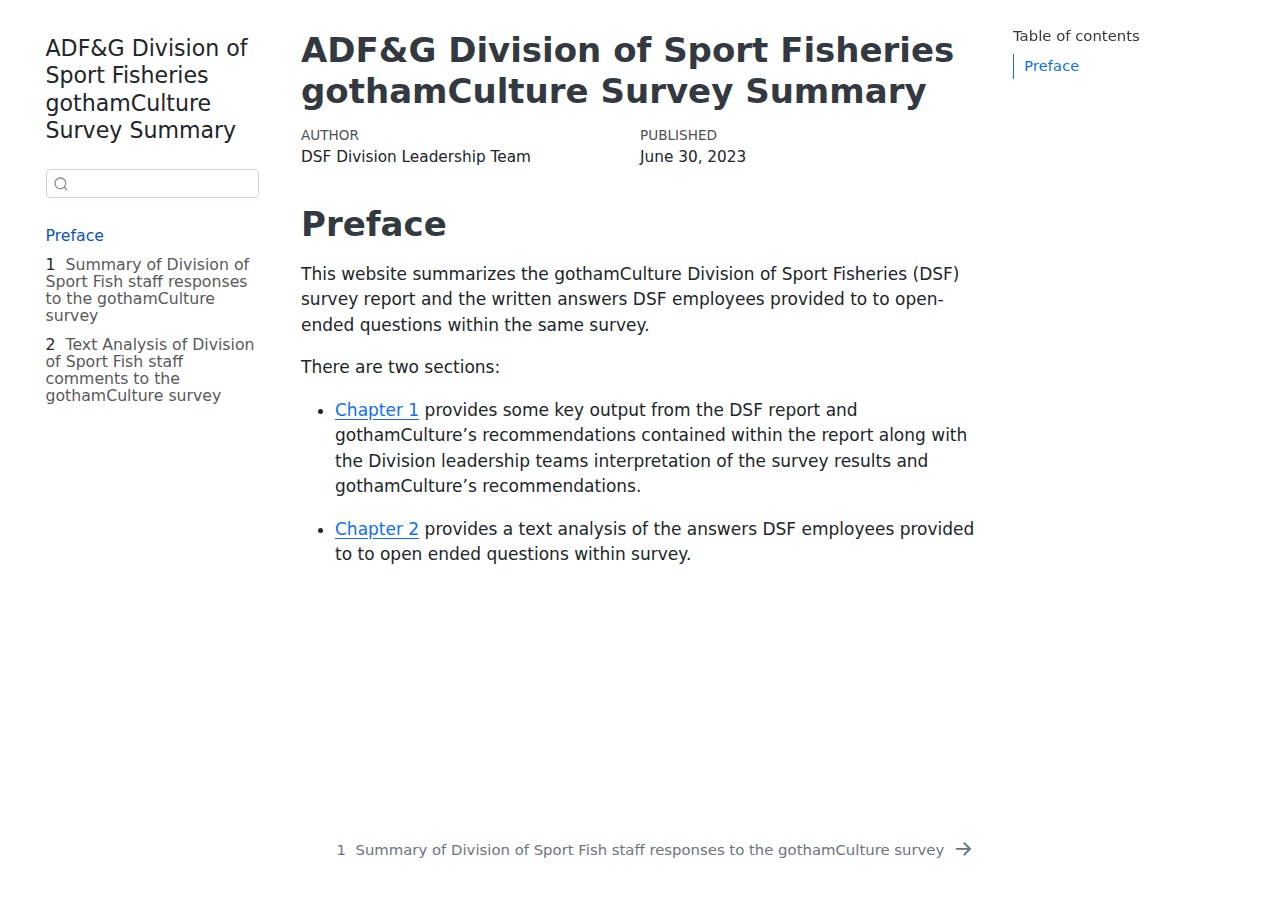
<file: docs/index.html>
<!DOCTYPE html>
<html xmlns="http://www.w3.org/1999/xhtml" lang="en" xml:lang="en"><head>

<meta charset="utf-8">
<meta name="generator" content="quarto-1.4.217">

<meta name="viewport" content="width=device-width, initial-scale=1.0, user-scalable=yes">

<meta name="author" content="DSF Division Leadership Team">
<meta name="dcterms.date" content="2023-06-30">

<title>ADF&amp;G Division of Sport Fisheries gothamCulture Survey Summary</title>
<style>
code{white-space: pre-wrap;}
span.smallcaps{font-variant: small-caps;}
div.columns{display: flex; gap: min(4vw, 1.5em);}
div.column{flex: auto; overflow-x: auto;}
div.hanging-indent{margin-left: 1.5em; text-indent: -1.5em;}
ul.task-list{list-style: none;}
ul.task-list li input[type="checkbox"] {
  width: 0.8em;
  margin: 0 0.8em 0.2em -1em; /* quarto-specific, see https://github.com/quarto-dev/quarto-cli/issues/4556 */ 
  vertical-align: middle;
}
</style>


<script src="site_libs/quarto-nav/quarto-nav.js"></script>
<script src="site_libs/quarto-nav/headroom.min.js"></script>
<script src="site_libs/clipboard/clipboard.min.js"></script>
<script src="site_libs/quarto-search/autocomplete.umd.js"></script>
<script src="site_libs/quarto-search/fuse.min.js"></script>
<script src="site_libs/quarto-search/quarto-search.js"></script>
<meta name="quarto:offset" content="./">
<link href="./Survey_summary.html" rel="next">
<script src="site_libs/quarto-html/quarto.js"></script>
<script src="site_libs/quarto-html/popper.min.js"></script>
<script src="site_libs/quarto-html/tippy.umd.min.js"></script>
<script src="site_libs/quarto-html/anchor.min.js"></script>
<link href="site_libs/quarto-html/tippy.css" rel="stylesheet">
<link href="site_libs/quarto-html/quarto-syntax-highlighting.css" rel="stylesheet" id="quarto-text-highlighting-styles">
<script src="site_libs/bootstrap/bootstrap.min.js"></script>
<link href="site_libs/bootstrap/bootstrap-icons.css" rel="stylesheet">
<link href="site_libs/bootstrap/bootstrap.min.css" rel="stylesheet" id="quarto-bootstrap" data-mode="light">
<script id="quarto-search-options" type="application/json">{
  "location": "sidebar",
  "copy-button": false,
  "collapse-after": 3,
  "panel-placement": "start",
  "type": "textbox",
  "limit": 20,
  "keyboard-shortcut": [
    "f",
    "/",
    "s"
  ],
  "language": {
    "search-no-results-text": "No results",
    "search-matching-documents-text": "matching documents",
    "search-copy-link-title": "Copy link to search",
    "search-hide-matches-text": "Hide additional matches",
    "search-more-match-text": "more match in this document",
    "search-more-matches-text": "more matches in this document",
    "search-clear-button-title": "Clear",
    "search-detached-cancel-button-title": "Cancel",
    "search-submit-button-title": "Submit",
    "search-label": "Search"
  }
}</script>


</head>

<body class="nav-sidebar floating">

<div id="quarto-search-results"></div>
  <header id="quarto-header" class="headroom fixed-top">
  <nav class="quarto-secondary-nav">
    <div class="container-fluid d-flex">
      <button type="button" class="quarto-btn-toggle btn" data-bs-toggle="collapse" data-bs-target="#quarto-sidebar,#quarto-sidebar-glass" aria-controls="quarto-sidebar" aria-expanded="false" aria-label="Toggle sidebar navigation" onclick="if (window.quartoToggleHeadroom) { window.quartoToggleHeadroom(); }">
        <i class="bi bi-layout-text-sidebar-reverse"></i>
      </button>
        <nav class="quarto-page-breadcrumbs" aria-label="breadcrumb"><ol class="breadcrumb"><li class="breadcrumb-item"><a href="./index.html">Preface</a></li></ol></nav>
        <a class="flex-grow-1" role="button" data-bs-toggle="collapse" data-bs-target="#quarto-sidebar,#quarto-sidebar-glass" aria-controls="quarto-sidebar" aria-expanded="false" aria-label="Toggle sidebar navigation" onclick="if (window.quartoToggleHeadroom) { window.quartoToggleHeadroom(); }">      
        </a>
      <button type="button" class="btn quarto-search-button" aria-label="" onclick="window.quartoOpenSearch();">
        <i class="bi bi-search"></i>
      </button>
    </div>
  </nav>
</header>
<!-- content -->
<div id="quarto-content" class="quarto-container page-columns page-rows-contents page-layout-article">
<!-- sidebar -->
  <nav id="quarto-sidebar" class="sidebar collapse collapse-horizontal sidebar-navigation floating overflow-auto">
    <div class="pt-lg-2 mt-2 text-left sidebar-header">
    <div class="sidebar-title mb-0 py-0">
      <a href="./">ADF&amp;G Division of Sport Fisheries gothamCulture Survey Summary</a> 
    </div>
      </div>
        <div class="mt-2 flex-shrink-0 align-items-center">
        <div class="sidebar-search">
        <div id="quarto-search" class="" title="Search"></div>
        </div>
        </div>
    <div class="sidebar-menu-container"> 
    <ul class="list-unstyled mt-1">
        <li class="sidebar-item">
  <div class="sidebar-item-container"> 
  <a href="./index.html" class="sidebar-item-text sidebar-link active">
 <span class="menu-text">Preface</span></a>
  </div>
</li>
        <li class="sidebar-item">
  <div class="sidebar-item-container"> 
  <a href="./Survey_summary.html" class="sidebar-item-text sidebar-link">
 <span class="menu-text"><span class="chapter-number">1</span>&nbsp; <span class="chapter-title">Summary of Division of Sport Fish staff responses to the gothamCulture survey</span></span></a>
  </div>
</li>
        <li class="sidebar-item">
  <div class="sidebar-item-container"> 
  <a href="./Text_Analysis.html" class="sidebar-item-text sidebar-link">
 <span class="menu-text"><span class="chapter-number">2</span>&nbsp; <span class="chapter-title">Text Analysis of Division of Sport Fish staff comments to the gothamCulture survey</span></span></a>
  </div>
</li>
    </ul>
    </div>
</nav>
<div id="quarto-sidebar-glass" data-bs-toggle="collapse" data-bs-target="#quarto-sidebar,#quarto-sidebar-glass"></div>
<!-- margin-sidebar -->
    <div id="quarto-margin-sidebar" class="sidebar margin-sidebar">
        <nav id="TOC" role="doc-toc" class="toc-active">
    <h2 id="toc-title">Table of contents</h2>
   
  <ul>
  <li><a href="#preface" id="toc-preface" class="nav-link active" data-scroll-target="#preface">Preface</a></li>
  </ul>
</nav>
    </div>
<!-- main -->
<main class="content" id="quarto-document-content">

<header id="title-block-header" class="quarto-title-block default">
<div class="quarto-title">
<h1 class="title">ADF&amp;G Division of Sport Fisheries gothamCulture Survey Summary</h1>
</div>



<div class="quarto-title-meta">

    <div>
    <div class="quarto-title-meta-heading">Author</div>
    <div class="quarto-title-meta-contents">
             <p>DSF Division Leadership Team </p>
          </div>
  </div>
    
    <div>
    <div class="quarto-title-meta-heading">Published</div>
    <div class="quarto-title-meta-contents">
      <p class="date">June 30, 2023</p>
    </div>
  </div>
  
    
  </div>
  

</header>

<section id="preface" class="level1 unnumbered">
<h1 class="unnumbered">Preface</h1>
<p>This website summarizes the gothamCulture Division of Sport Fisheries (DSF) survey report and the written answers DSF employees provided to to open-ended questions within the same survey.</p>
<p>There are two sections:</p>
<ul>
<li><p><a href="Survey_summary.html" class="quarto-xref"><span>Chapter&nbsp;1</span></a> provides some key output from the DSF report and gothamCulture’s recommendations contained within the report along with the Division leadership teams interpretation of the survey results and gothamCulture’s recommendations.</p></li>
<li><p><a href="Text_Analysis.html" class="quarto-xref"><span>Chapter&nbsp;2</span></a> provides a text analysis of the answers DSF employees provided to to open ended questions within survey.</p></li>
</ul>


</section>

</main> <!-- /main -->
<script id="quarto-html-after-body" type="application/javascript">
window.document.addEventListener("DOMContentLoaded", function (event) {
  const toggleBodyColorMode = (bsSheetEl) => {
    const mode = bsSheetEl.getAttribute("data-mode");
    const bodyEl = window.document.querySelector("body");
    if (mode === "dark") {
      bodyEl.classList.add("quarto-dark");
      bodyEl.classList.remove("quarto-light");
    } else {
      bodyEl.classList.add("quarto-light");
      bodyEl.classList.remove("quarto-dark");
    }
  }
  const toggleBodyColorPrimary = () => {
    const bsSheetEl = window.document.querySelector("link#quarto-bootstrap");
    if (bsSheetEl) {
      toggleBodyColorMode(bsSheetEl);
    }
  }
  toggleBodyColorPrimary();  
  const icon = "";
  const anchorJS = new window.AnchorJS();
  anchorJS.options = {
    placement: 'right',
    icon: icon
  };
  anchorJS.add('.anchored');
  const isCodeAnnotation = (el) => {
    for (const clz of el.classList) {
      if (clz.startsWith('code-annotation-')) {                     
        return true;
      }
    }
    return false;
  }
  const clipboard = new window.ClipboardJS('.code-copy-button', {
    text: function(trigger) {
      const codeEl = trigger.previousElementSibling.cloneNode(true);
      for (const childEl of codeEl.children) {
        if (isCodeAnnotation(childEl)) {
          childEl.remove();
        }
      }
      return codeEl.innerText;
    }
  });
  clipboard.on('success', function(e) {
    // button target
    const button = e.trigger;
    // don't keep focus
    button.blur();
    // flash "checked"
    button.classList.add('code-copy-button-checked');
    var currentTitle = button.getAttribute("title");
    button.setAttribute("title", "Copied!");
    let tooltip;
    if (window.bootstrap) {
      button.setAttribute("data-bs-toggle", "tooltip");
      button.setAttribute("data-bs-placement", "left");
      button.setAttribute("data-bs-title", "Copied!");
      tooltip = new bootstrap.Tooltip(button, 
        { trigger: "manual", 
          customClass: "code-copy-button-tooltip",
          offset: [0, -8]});
      tooltip.show();    
    }
    setTimeout(function() {
      if (tooltip) {
        tooltip.hide();
        button.removeAttribute("data-bs-title");
        button.removeAttribute("data-bs-toggle");
        button.removeAttribute("data-bs-placement");
      }
      button.setAttribute("title", currentTitle);
      button.classList.remove('code-copy-button-checked');
    }, 1000);
    // clear code selection
    e.clearSelection();
  });
  function tippyHover(el, contentFn, onTriggerFn, onUntriggerFn) {
    const config = {
      allowHTML: true,
      maxWidth: 500,
      delay: 100,
      arrow: false,
      appendTo: function(el) {
          return el.parentElement;
      },
      interactive: true,
      interactiveBorder: 10,
      theme: 'quarto',
      placement: 'bottom-start',
    };
    if (contentFn) {
      config.content = contentFn;
    }
    if (onTriggerFn) {
      config.onTrigger = onTriggerFn;
    }
    if (onUntriggerFn) {
      config.onUntrigger = onUntriggerFn;
    }
    window.tippy(el, config); 
  }
  const noterefs = window.document.querySelectorAll('a[role="doc-noteref"]');
  for (var i=0; i<noterefs.length; i++) {
    const ref = noterefs[i];
    tippyHover(ref, function() {
      // use id or data attribute instead here
      let href = ref.getAttribute('data-footnote-href') || ref.getAttribute('href');
      try { href = new URL(href).hash; } catch {}
      const id = href.replace(/^#\/?/, "");
      const note = window.document.getElementById(id);
      return note.innerHTML;
    });
  }
  const xrefs = window.document.querySelectorAll('a.quarto-xref');
  const processXRef = (id, note) => {
    if (id.startsWith('sec-')) {
      // Special case sections, only their first couple elements
      const container = document.createElement("div");
      if (note.children && note.children.length > 2) {
        for (let i = 0; i < 2; i++) {
          container.appendChild(note.children[i].cloneNode(true));
        }
        return container.innerHTML
      } else {
        return note.innerHTML;
      }
    } else {
      return note.innerHTML;
    }
  }
  for (var i=0; i<xrefs.length; i++) {
    const xref = xrefs[i];
    tippyHover(xref, undefined, function(instance) {
      instance.disable();
      let url = xref.getAttribute('href');
      let hash = undefined; 
      try { hash = new URL(url).hash; } catch {}
      const id = hash.replace(/^#\/?/, "");
      const note = window.document.getElementById(id);
      if (note !== null) {
        try {
          const html = processXRef(id, note);
          instance.setContent(html);
        } finally {
          instance.enable();
          instance.show();
        }
      } else {
        // See if we can fetch this
        fetch(url.split('#')[0])
        .then(res => res.text())
        .then(html => {
          const parser = new DOMParser();
          const htmlDoc = parser.parseFromString(html, "text/html");
          const note = htmlDoc.getElementById(id);
          if (note !== null) {
            const html = processXRef(id, note);
            instance.setContent(html);
          } 
        }).finally(() => {
          instance.enable();
          instance.show();
        });
      }
    }, function(instance) {
    });
  }
      let selectedAnnoteEl;
      const selectorForAnnotation = ( cell, annotation) => {
        let cellAttr = 'data-code-cell="' + cell + '"';
        let lineAttr = 'data-code-annotation="' +  annotation + '"';
        const selector = 'span[' + cellAttr + '][' + lineAttr + ']';
        return selector;
      }
      const selectCodeLines = (annoteEl) => {
        const doc = window.document;
        const targetCell = annoteEl.getAttribute("data-target-cell");
        const targetAnnotation = annoteEl.getAttribute("data-target-annotation");
        const annoteSpan = window.document.querySelector(selectorForAnnotation(targetCell, targetAnnotation));
        const lines = annoteSpan.getAttribute("data-code-lines").split(",");
        const lineIds = lines.map((line) => {
          return targetCell + "-" + line;
        })
        let top = null;
        let height = null;
        let parent = null;
        if (lineIds.length > 0) {
            //compute the position of the single el (top and bottom and make a div)
            const el = window.document.getElementById(lineIds[0]);
            top = el.offsetTop;
            height = el.offsetHeight;
            parent = el.parentElement.parentElement;
          if (lineIds.length > 1) {
            const lastEl = window.document.getElementById(lineIds[lineIds.length - 1]);
            const bottom = lastEl.offsetTop + lastEl.offsetHeight;
            height = bottom - top;
          }
          if (top !== null && height !== null && parent !== null) {
            // cook up a div (if necessary) and position it 
            let div = window.document.getElementById("code-annotation-line-highlight");
            if (div === null) {
              div = window.document.createElement("div");
              div.setAttribute("id", "code-annotation-line-highlight");
              div.style.position = 'absolute';
              parent.appendChild(div);
            }
            div.style.top = top - 2 + "px";
            div.style.height = height + 4 + "px";
            div.style.left = 0;
            let gutterDiv = window.document.getElementById("code-annotation-line-highlight-gutter");
            if (gutterDiv === null) {
              gutterDiv = window.document.createElement("div");
              gutterDiv.setAttribute("id", "code-annotation-line-highlight-gutter");
              gutterDiv.style.position = 'absolute';
              const codeCell = window.document.getElementById(targetCell);
              const gutter = codeCell.querySelector('.code-annotation-gutter');
              gutter.appendChild(gutterDiv);
            }
            gutterDiv.style.top = top - 2 + "px";
            gutterDiv.style.height = height + 4 + "px";
          }
          selectedAnnoteEl = annoteEl;
        }
      };
      const unselectCodeLines = () => {
        const elementsIds = ["code-annotation-line-highlight", "code-annotation-line-highlight-gutter"];
        elementsIds.forEach((elId) => {
          const div = window.document.getElementById(elId);
          if (div) {
            div.remove();
          }
        });
        selectedAnnoteEl = undefined;
      };
      // Attach click handler to the DT
      const annoteDls = window.document.querySelectorAll('dt[data-target-cell]');
      for (const annoteDlNode of annoteDls) {
        annoteDlNode.addEventListener('click', (event) => {
          const clickedEl = event.target;
          if (clickedEl !== selectedAnnoteEl) {
            unselectCodeLines();
            const activeEl = window.document.querySelector('dt[data-target-cell].code-annotation-active');
            if (activeEl) {
              activeEl.classList.remove('code-annotation-active');
            }
            selectCodeLines(clickedEl);
            clickedEl.classList.add('code-annotation-active');
          } else {
            // Unselect the line
            unselectCodeLines();
            clickedEl.classList.remove('code-annotation-active');
          }
        });
      }
  const findCites = (el) => {
    const parentEl = el.parentElement;
    if (parentEl) {
      const cites = parentEl.dataset.cites;
      if (cites) {
        return {
          el,
          cites: cites.split(' ')
        };
      } else {
        return findCites(el.parentElement)
      }
    } else {
      return undefined;
    }
  };
  var bibliorefs = window.document.querySelectorAll('a[role="doc-biblioref"]');
  for (var i=0; i<bibliorefs.length; i++) {
    const ref = bibliorefs[i];
    const citeInfo = findCites(ref);
    if (citeInfo) {
      tippyHover(citeInfo.el, function() {
        var popup = window.document.createElement('div');
        citeInfo.cites.forEach(function(cite) {
          var citeDiv = window.document.createElement('div');
          citeDiv.classList.add('hanging-indent');
          citeDiv.classList.add('csl-entry');
          var biblioDiv = window.document.getElementById('ref-' + cite);
          if (biblioDiv) {
            citeDiv.innerHTML = biblioDiv.innerHTML;
          }
          popup.appendChild(citeDiv);
        });
        return popup.innerHTML;
      });
    }
  }
});
</script>
<nav class="page-navigation">
  <div class="nav-page nav-page-previous">
  </div>
  <div class="nav-page nav-page-next">
      <a href="./Survey_summary.html" class="pagination-link">
        <span class="nav-page-text"><span class="chapter-number">1</span>&nbsp; <span class="chapter-title">Summary of Division of Sport Fish staff responses to the gothamCulture survey</span></span> <i class="bi bi-arrow-right-short"></i>
      </a>
  </div>
</nav>
</div> <!-- /content -->




</body></html>
</file>
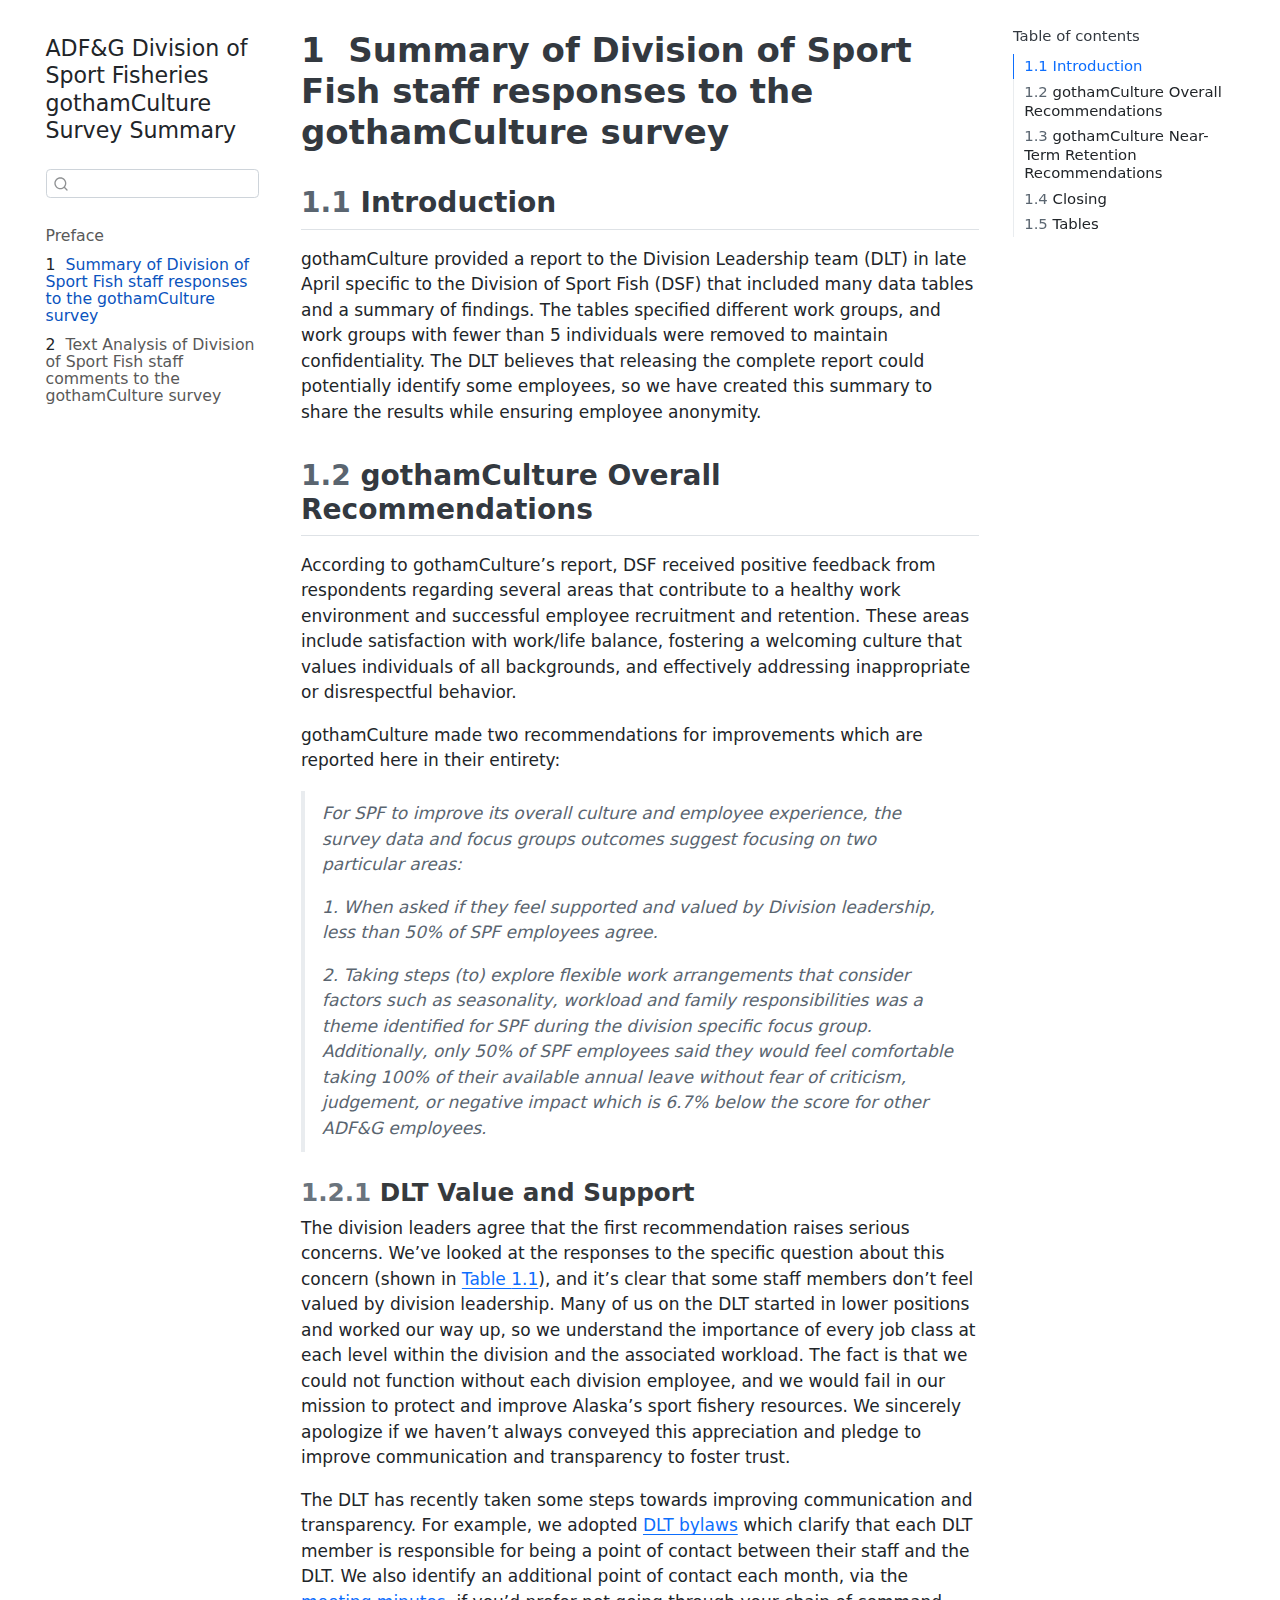
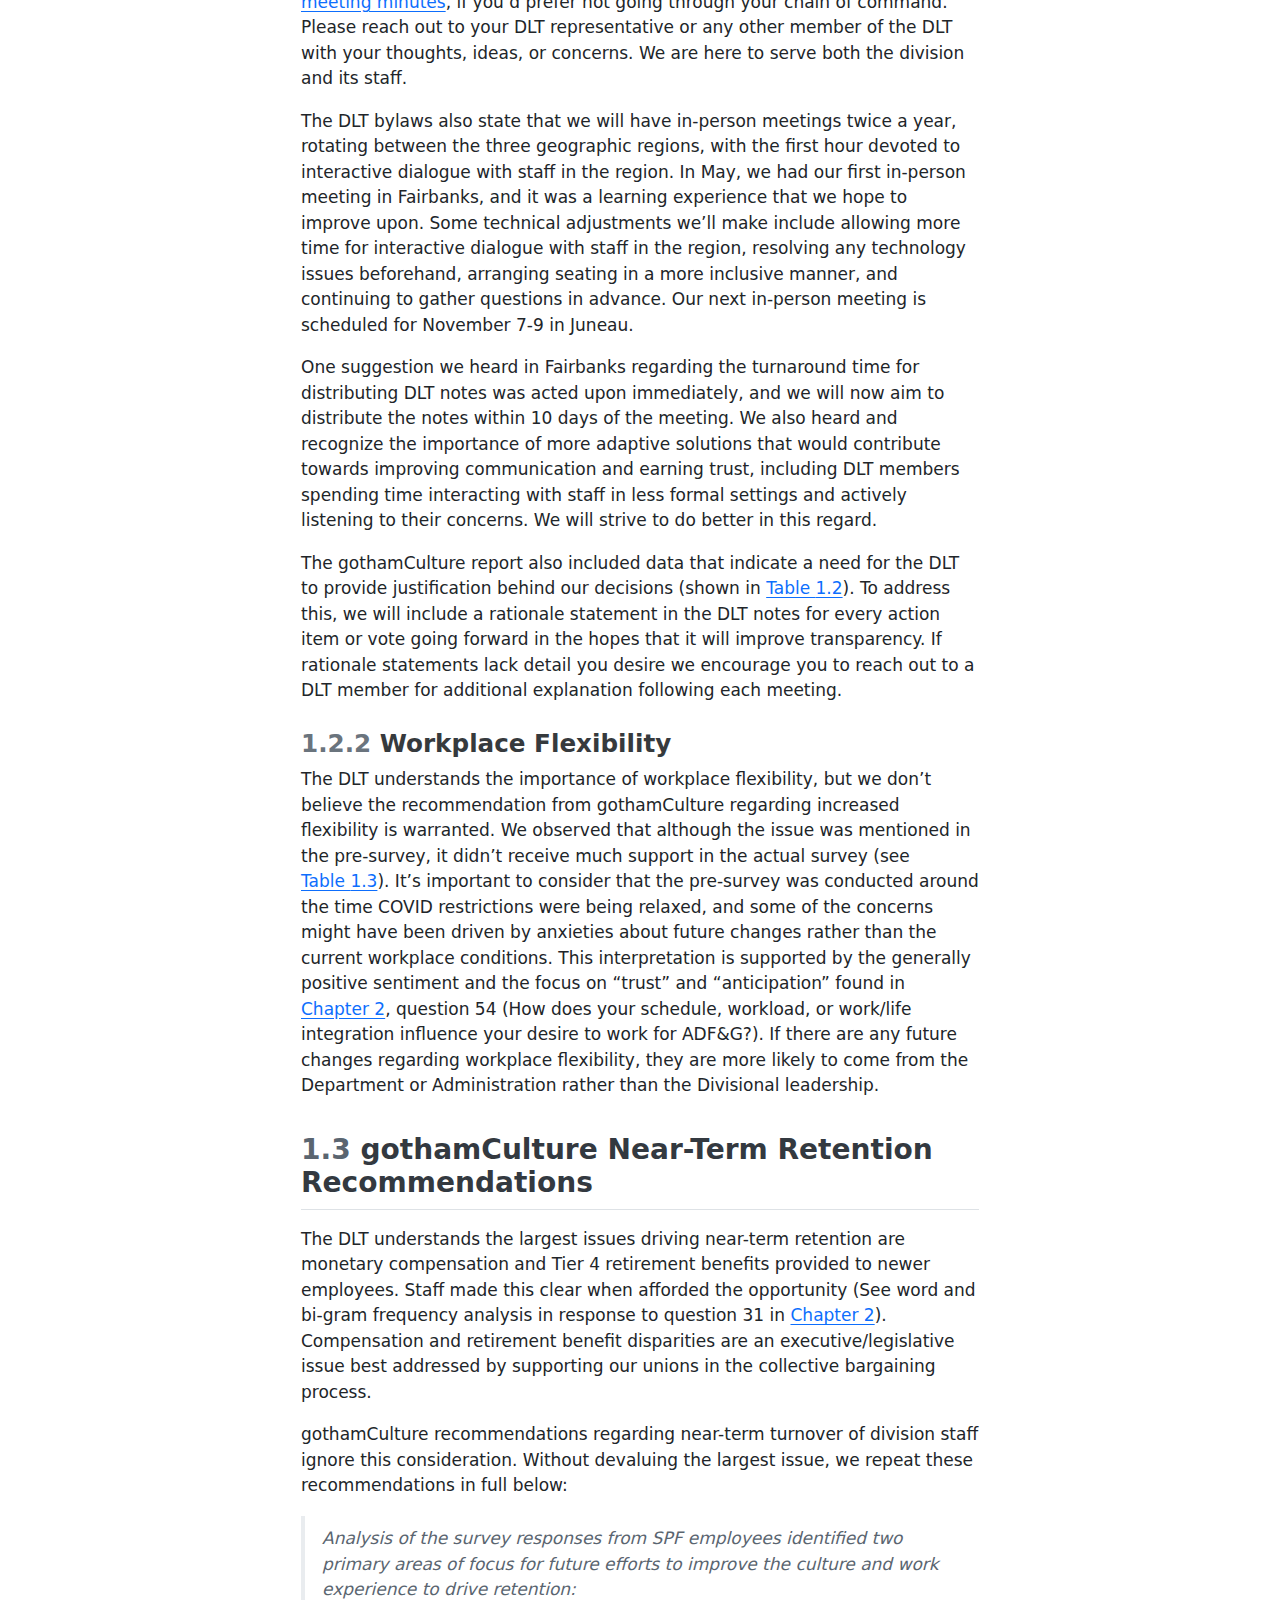
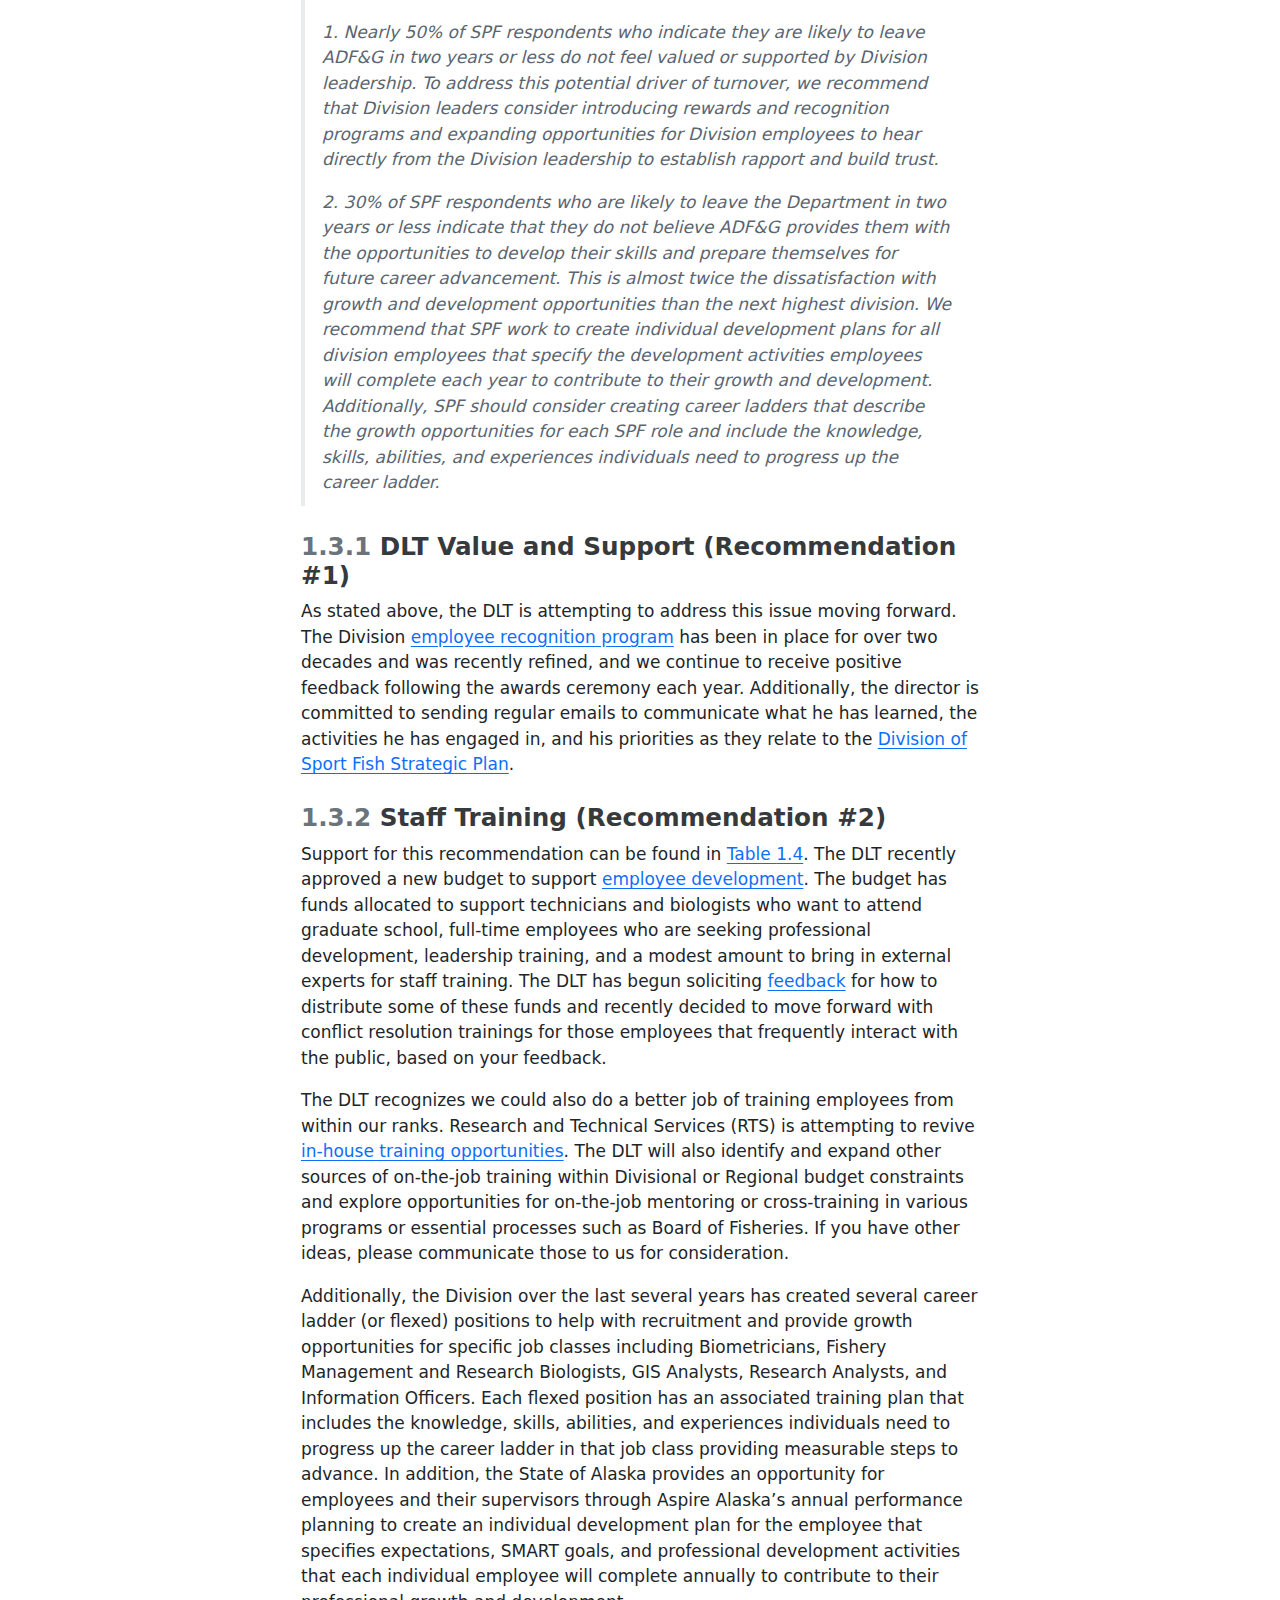
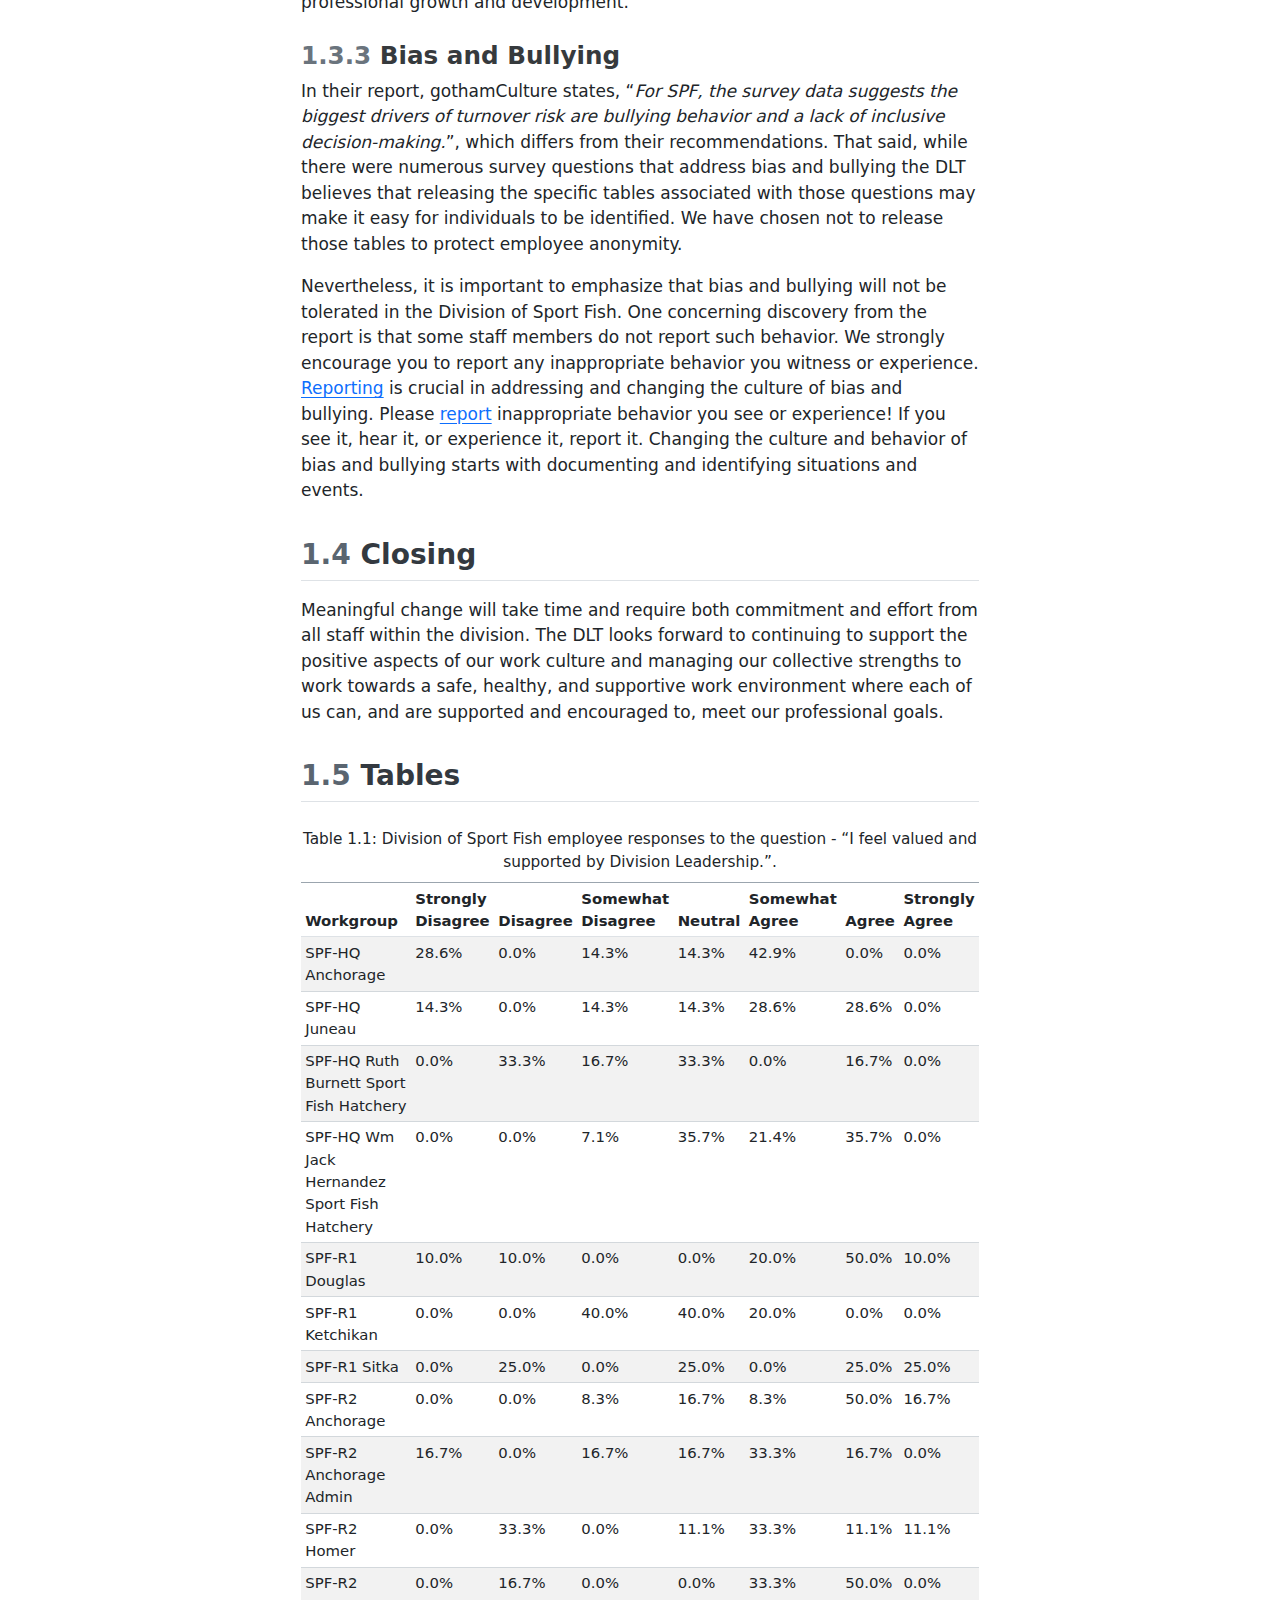
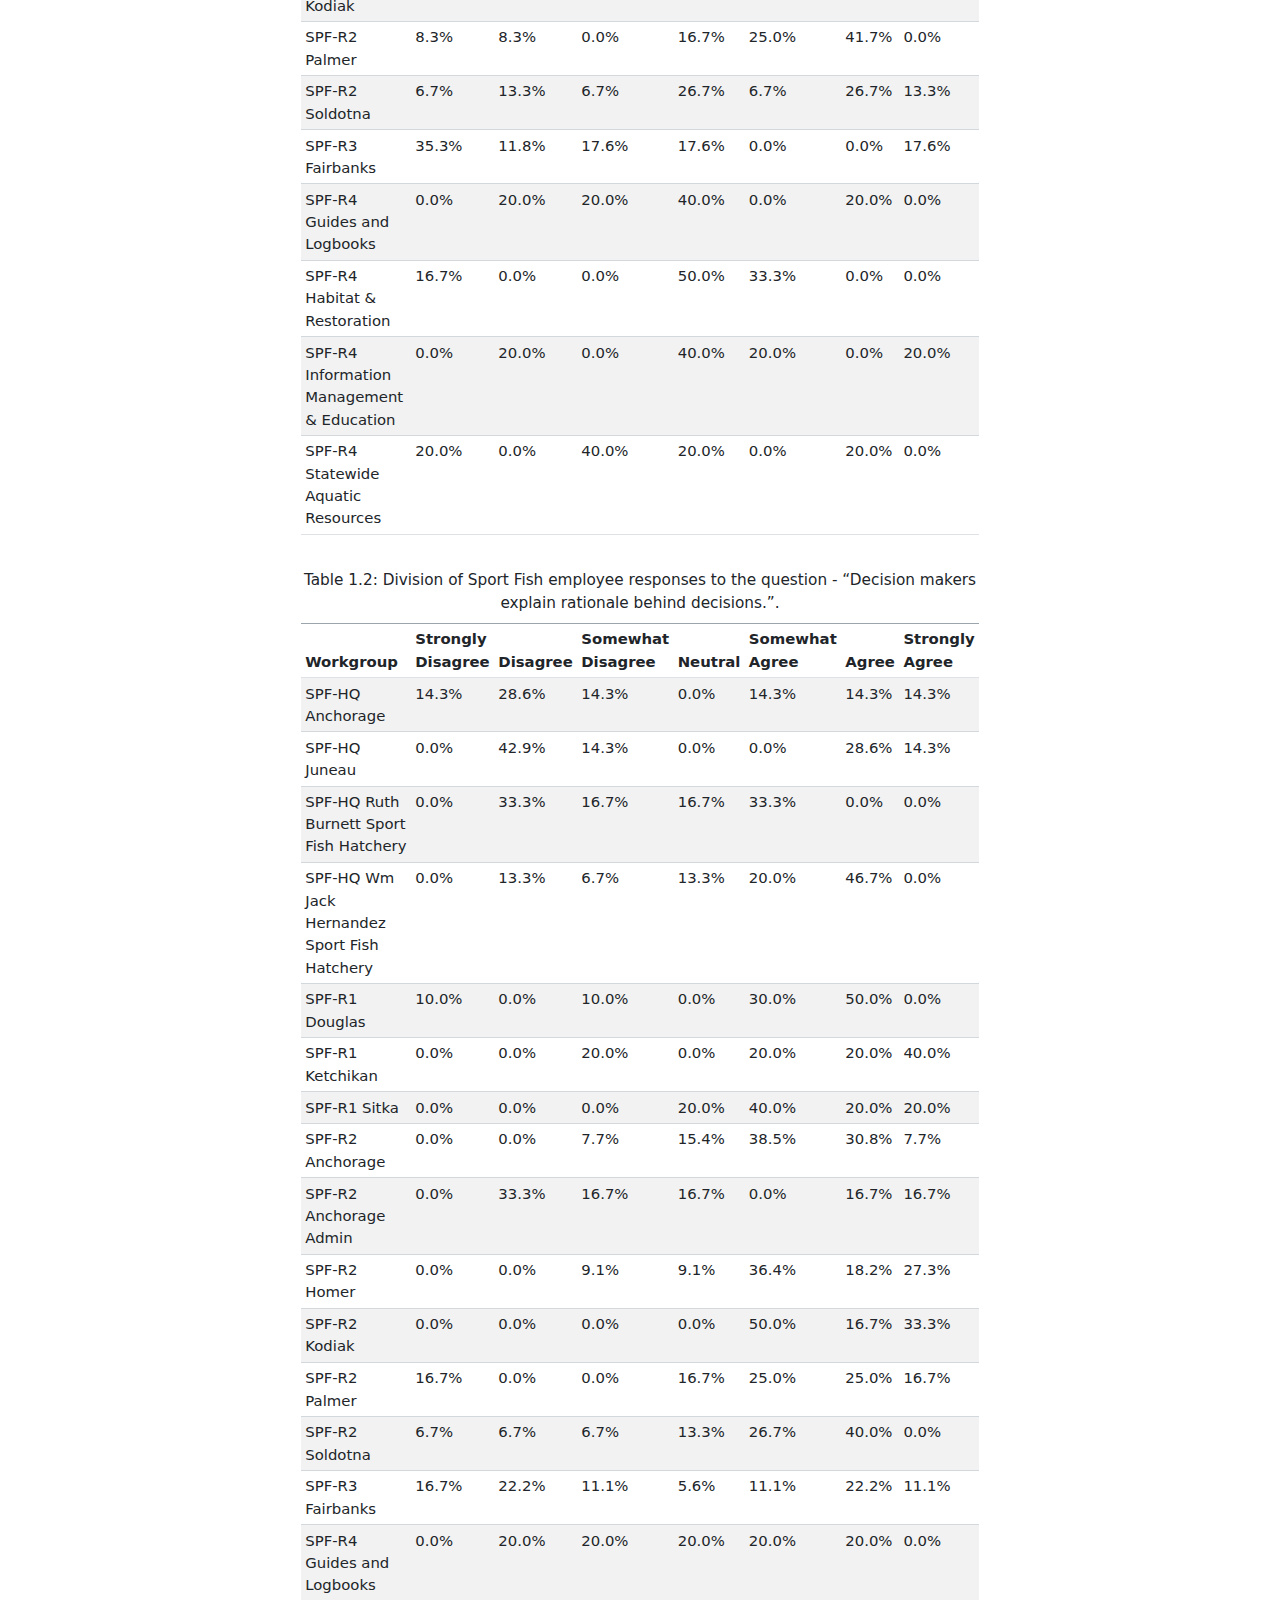
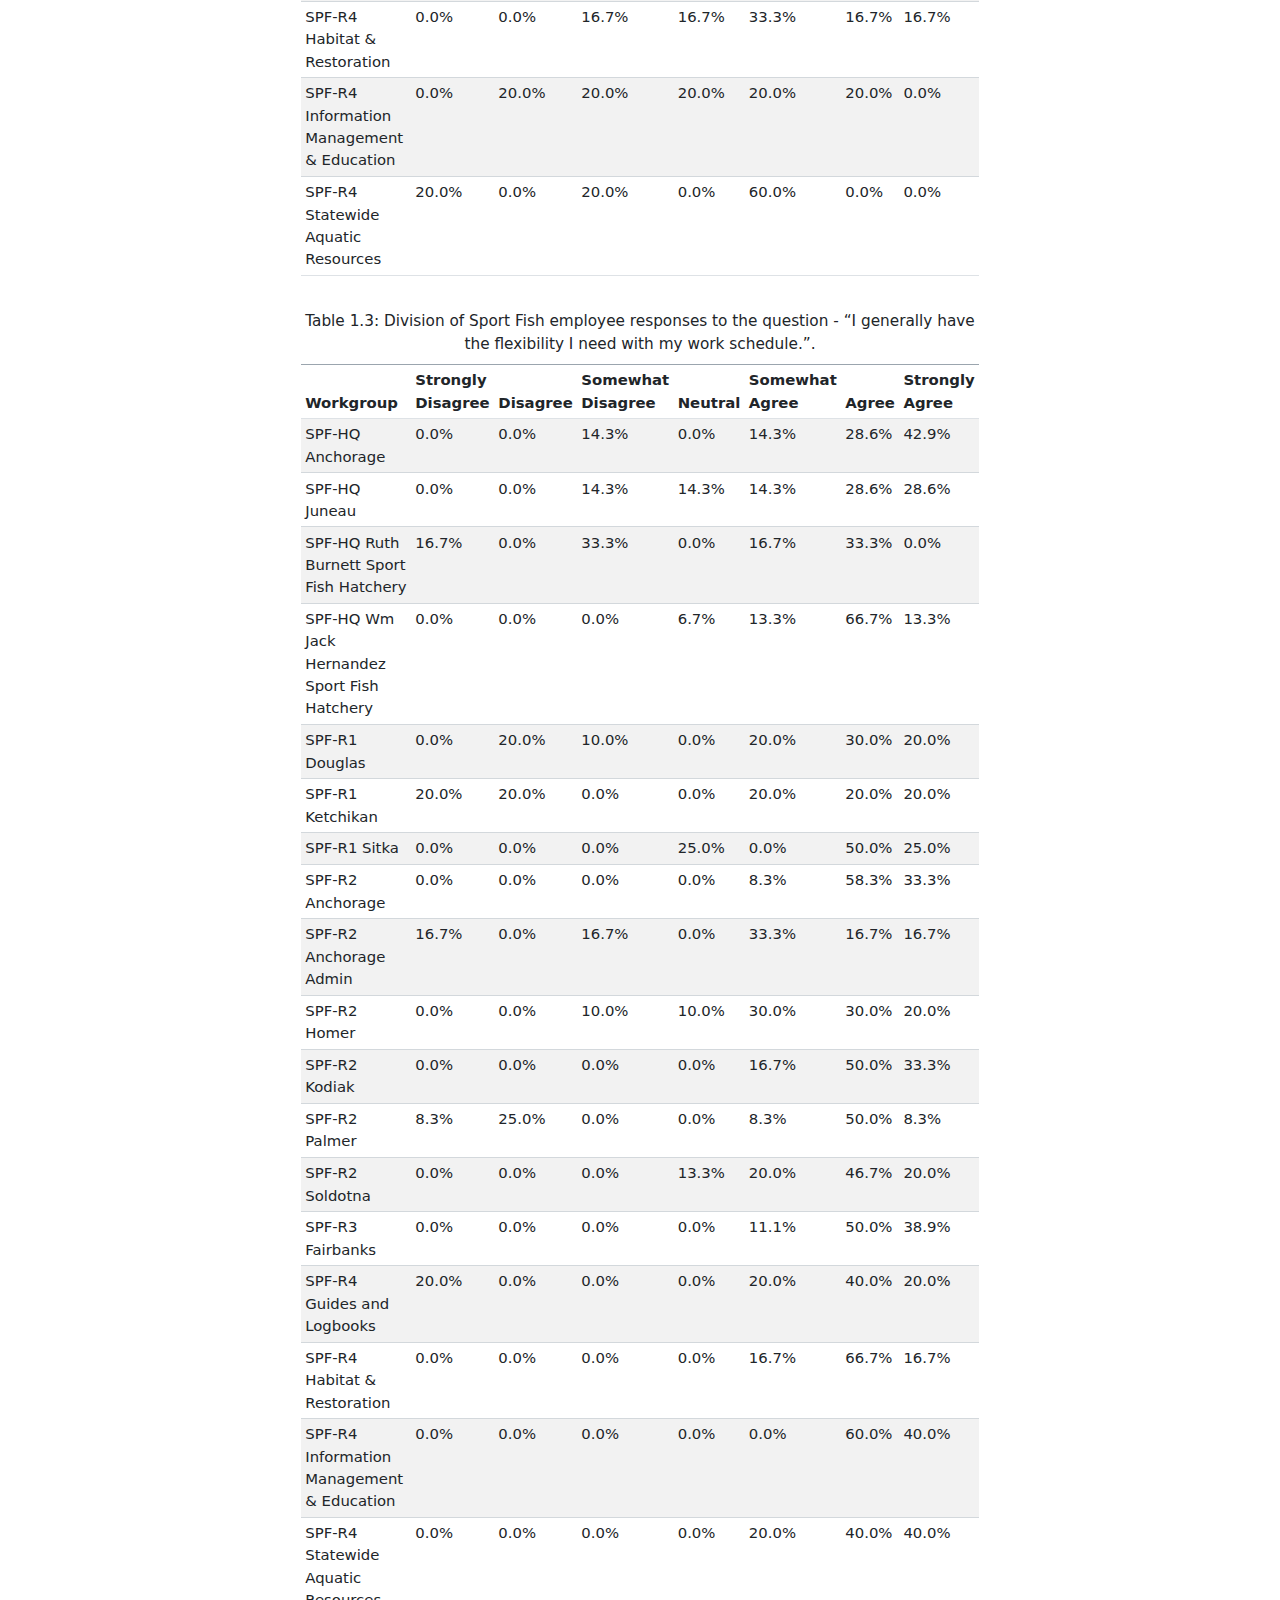
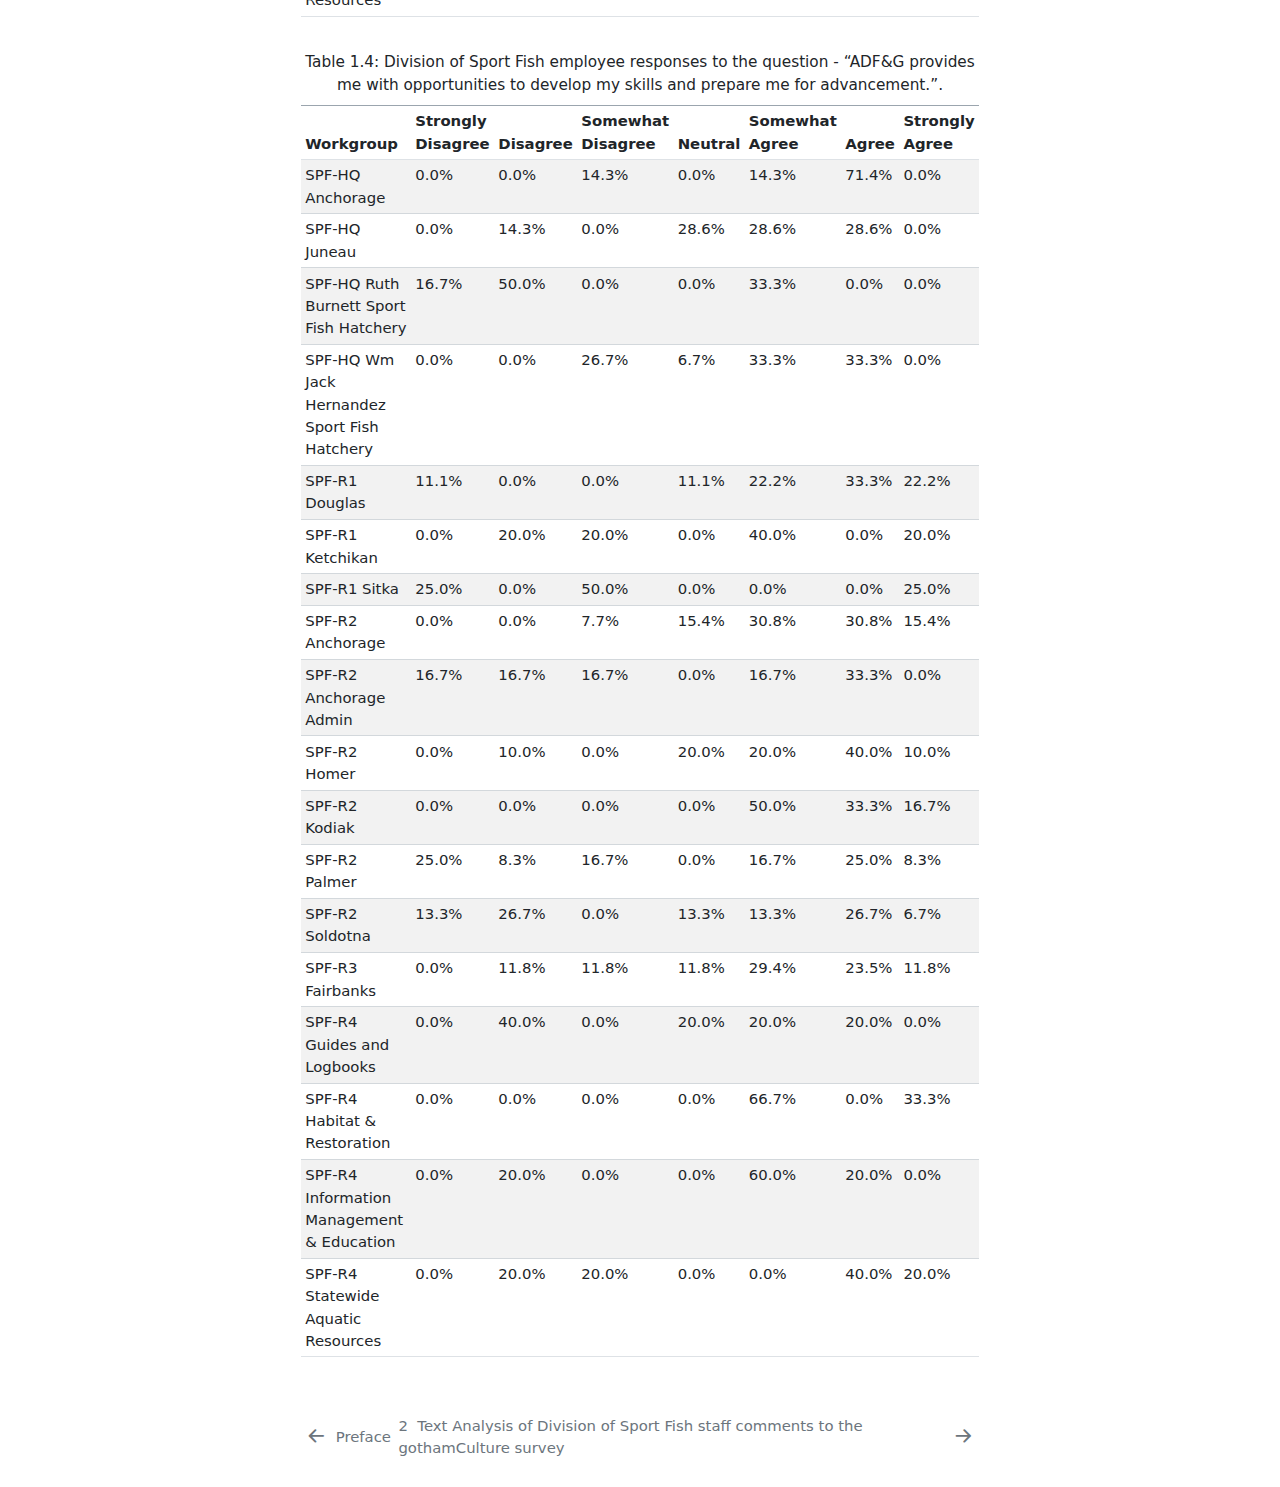
<file: docs/Survey_summary.html>
<!DOCTYPE html>
<html xmlns="http://www.w3.org/1999/xhtml" lang="en" xml:lang="en"><head>

<meta charset="utf-8">
<meta name="generator" content="quarto-1.4.217">

<meta name="viewport" content="width=device-width, initial-scale=1.0, user-scalable=yes">


<title>ADF&amp;G Division of Sport Fisheries gothamCulture Survey Summary - 1&nbsp; Summary of Division of Sport Fish staff responses to the gothamCulture survey</title>
<style>
code{white-space: pre-wrap;}
span.smallcaps{font-variant: small-caps;}
div.columns{display: flex; gap: min(4vw, 1.5em);}
div.column{flex: auto; overflow-x: auto;}
div.hanging-indent{margin-left: 1.5em; text-indent: -1.5em;}
ul.task-list{list-style: none;}
ul.task-list li input[type="checkbox"] {
  width: 0.8em;
  margin: 0 0.8em 0.2em -1em; /* quarto-specific, see https://github.com/quarto-dev/quarto-cli/issues/4556 */ 
  vertical-align: middle;
}
</style>


<script src="site_libs/quarto-nav/quarto-nav.js"></script>
<script src="site_libs/quarto-nav/headroom.min.js"></script>
<script src="site_libs/clipboard/clipboard.min.js"></script>
<script src="site_libs/quarto-search/autocomplete.umd.js"></script>
<script src="site_libs/quarto-search/fuse.min.js"></script>
<script src="site_libs/quarto-search/quarto-search.js"></script>
<meta name="quarto:offset" content="./">
<link href="./Text_Analysis.html" rel="next">
<link href="./index.html" rel="prev">
<script src="site_libs/quarto-html/quarto.js"></script>
<script src="site_libs/quarto-html/popper.min.js"></script>
<script src="site_libs/quarto-html/tippy.umd.min.js"></script>
<script src="site_libs/quarto-html/anchor.min.js"></script>
<link href="site_libs/quarto-html/tippy.css" rel="stylesheet">
<link href="site_libs/quarto-html/quarto-syntax-highlighting.css" rel="stylesheet" id="quarto-text-highlighting-styles">
<script src="site_libs/bootstrap/bootstrap.min.js"></script>
<link href="site_libs/bootstrap/bootstrap-icons.css" rel="stylesheet">
<link href="site_libs/bootstrap/bootstrap.min.css" rel="stylesheet" id="quarto-bootstrap" data-mode="light">
<script id="quarto-search-options" type="application/json">{
  "location": "sidebar",
  "copy-button": false,
  "collapse-after": 3,
  "panel-placement": "start",
  "type": "textbox",
  "limit": 20,
  "keyboard-shortcut": [
    "f",
    "/",
    "s"
  ],
  "language": {
    "search-no-results-text": "No results",
    "search-matching-documents-text": "matching documents",
    "search-copy-link-title": "Copy link to search",
    "search-hide-matches-text": "Hide additional matches",
    "search-more-match-text": "more match in this document",
    "search-more-matches-text": "more matches in this document",
    "search-clear-button-title": "Clear",
    "search-detached-cancel-button-title": "Cancel",
    "search-submit-button-title": "Submit",
    "search-label": "Search"
  }
}</script>


</head>

<body class="nav-sidebar floating">

<div id="quarto-search-results"></div>
  <header id="quarto-header" class="headroom fixed-top">
  <nav class="quarto-secondary-nav">
    <div class="container-fluid d-flex">
      <button type="button" class="quarto-btn-toggle btn" data-bs-toggle="collapse" data-bs-target="#quarto-sidebar,#quarto-sidebar-glass" aria-controls="quarto-sidebar" aria-expanded="false" aria-label="Toggle sidebar navigation" onclick="if (window.quartoToggleHeadroom) { window.quartoToggleHeadroom(); }">
        <i class="bi bi-layout-text-sidebar-reverse"></i>
      </button>
        <nav class="quarto-page-breadcrumbs" aria-label="breadcrumb"><ol class="breadcrumb"><li class="breadcrumb-item"><a href="./Survey_summary.html"><span class="chapter-number">1</span>&nbsp; <span class="chapter-title">Summary of Division of Sport Fish staff responses to the gothamCulture survey</span></a></li></ol></nav>
        <a class="flex-grow-1" role="button" data-bs-toggle="collapse" data-bs-target="#quarto-sidebar,#quarto-sidebar-glass" aria-controls="quarto-sidebar" aria-expanded="false" aria-label="Toggle sidebar navigation" onclick="if (window.quartoToggleHeadroom) { window.quartoToggleHeadroom(); }">      
        </a>
      <button type="button" class="btn quarto-search-button" aria-label="" onclick="window.quartoOpenSearch();">
        <i class="bi bi-search"></i>
      </button>
    </div>
  </nav>
</header>
<!-- content -->
<div id="quarto-content" class="quarto-container page-columns page-rows-contents page-layout-article">
<!-- sidebar -->
  <nav id="quarto-sidebar" class="sidebar collapse collapse-horizontal sidebar-navigation floating overflow-auto">
    <div class="pt-lg-2 mt-2 text-left sidebar-header">
    <div class="sidebar-title mb-0 py-0">
      <a href="./">ADF&amp;G Division of Sport Fisheries gothamCulture Survey Summary</a> 
    </div>
      </div>
        <div class="mt-2 flex-shrink-0 align-items-center">
        <div class="sidebar-search">
        <div id="quarto-search" class="" title="Search"></div>
        </div>
        </div>
    <div class="sidebar-menu-container"> 
    <ul class="list-unstyled mt-1">
        <li class="sidebar-item">
  <div class="sidebar-item-container"> 
  <a href="./index.html" class="sidebar-item-text sidebar-link">
 <span class="menu-text">Preface</span></a>
  </div>
</li>
        <li class="sidebar-item">
  <div class="sidebar-item-container"> 
  <a href="./Survey_summary.html" class="sidebar-item-text sidebar-link active">
 <span class="menu-text"><span class="chapter-number">1</span>&nbsp; <span class="chapter-title">Summary of Division of Sport Fish staff responses to the gothamCulture survey</span></span></a>
  </div>
</li>
        <li class="sidebar-item">
  <div class="sidebar-item-container"> 
  <a href="./Text_Analysis.html" class="sidebar-item-text sidebar-link">
 <span class="menu-text"><span class="chapter-number">2</span>&nbsp; <span class="chapter-title">Text Analysis of Division of Sport Fish staff comments to the gothamCulture survey</span></span></a>
  </div>
</li>
    </ul>
    </div>
</nav>
<div id="quarto-sidebar-glass" data-bs-toggle="collapse" data-bs-target="#quarto-sidebar,#quarto-sidebar-glass"></div>
<!-- margin-sidebar -->
    <div id="quarto-margin-sidebar" class="sidebar margin-sidebar">
        <nav id="TOC" role="doc-toc" class="toc-active">
    <h2 id="toc-title">Table of contents</h2>
   
  <ul>
  <li><a href="#introduction" id="toc-introduction" class="nav-link active" data-scroll-target="#introduction"><span class="header-section-number">1.1</span> Introduction</a></li>
  <li><a href="#gothamculture-overall-recommendations" id="toc-gothamculture-overall-recommendations" class="nav-link" data-scroll-target="#gothamculture-overall-recommendations"><span class="header-section-number">1.2</span> gothamCulture Overall Recommendations</a>
  <ul class="collapse">
  <li><a href="#dlt-value-and-support" id="toc-dlt-value-and-support" class="nav-link" data-scroll-target="#dlt-value-and-support"><span class="header-section-number">1.2.1</span> DLT Value and Support</a></li>
  <li><a href="#workplace-flexibility" id="toc-workplace-flexibility" class="nav-link" data-scroll-target="#workplace-flexibility"><span class="header-section-number">1.2.2</span> Workplace Flexibility</a></li>
  </ul></li>
  <li><a href="#gothamculture-near-term-retention-recommendations" id="toc-gothamculture-near-term-retention-recommendations" class="nav-link" data-scroll-target="#gothamculture-near-term-retention-recommendations"><span class="header-section-number">1.3</span> gothamCulture Near-Term Retention Recommendations</a>
  <ul class="collapse">
  <li><a href="#dlt-value-and-support-recommendation-1" id="toc-dlt-value-and-support-recommendation-1" class="nav-link" data-scroll-target="#dlt-value-and-support-recommendation-1"><span class="header-section-number">1.3.1</span> DLT Value and Support (Recommendation #1)</a></li>
  <li><a href="#staff-training-recommendation-2" id="toc-staff-training-recommendation-2" class="nav-link" data-scroll-target="#staff-training-recommendation-2"><span class="header-section-number">1.3.2</span> Staff Training (Recommendation #2)</a></li>
  <li><a href="#bias-and-bullying" id="toc-bias-and-bullying" class="nav-link" data-scroll-target="#bias-and-bullying"><span class="header-section-number">1.3.3</span> Bias and Bullying</a></li>
  </ul></li>
  <li><a href="#closing" id="toc-closing" class="nav-link" data-scroll-target="#closing"><span class="header-section-number">1.4</span> Closing</a></li>
  <li><a href="#tables" id="toc-tables" class="nav-link" data-scroll-target="#tables"><span class="header-section-number">1.5</span> Tables</a></li>
  </ul>
</nav>
    </div>
<!-- main -->
<main class="content" id="quarto-document-content">

<header id="title-block-header" class="quarto-title-block default">
<div class="quarto-title">
<h1 class="title"><span id="sec-summary" class="quarto-section-identifier"><span class="chapter-number">1</span>&nbsp; <span class="chapter-title">Summary of Division of Sport Fish staff responses to the gothamCulture survey</span></span></h1>
</div>



<div class="quarto-title-meta">

    
  
    
  </div>
  

</header>

<section id="introduction" class="level2" data-number="1.1">
<h2 data-number="1.1" class="anchored" data-anchor-id="introduction"><span class="header-section-number">1.1</span> Introduction</h2>
<p>gothamCulture provided a report to the Division Leadership team (DLT) in late April specific to the Division of Sport Fish (DSF) that included many data tables and a summary of findings. The tables specified different work groups, and work groups with fewer than 5 individuals were removed to maintain confidentiality. The DLT believes that releasing the complete report could potentially identify some employees, so we have created this summary to share the results while ensuring employee anonymity.</p>
</section>
<section id="gothamculture-overall-recommendations" class="level2" data-number="1.2">
<h2 data-number="1.2" class="anchored" data-anchor-id="gothamculture-overall-recommendations"><span class="header-section-number">1.2</span> gothamCulture Overall Recommendations</h2>
<p>According to gothamCulture’s report, DSF received positive feedback from respondents regarding several areas that contribute to a healthy work environment and successful employee recruitment and retention. These areas include satisfaction with work/life balance, fostering a welcoming culture that values individuals of all backgrounds, and effectively addressing inappropriate or disrespectful behavior.</p>
<p>gothamCulture made two recommendations for improvements which are reported here in their entirety:</p>
<blockquote class="blockquote">
<p><em>For SPF to improve its overall culture and employee experience, the survey data and focus groups outcomes suggest focusing on two particular areas:</em></p>
<p><em>1. When asked if they feel supported and valued by Division leadership, less than 50% of SPF employees agree.</em></p>
<p><em>2. Taking steps (to) explore flexible work arrangements that consider factors such as seasonality, workload and family responsibilities was a theme identified for SPF during the division specific focus group. Additionally, only 50% of SPF employees said they would feel comfortable taking 100% of their available annual leave without fear of criticism, judgement, or negative impact which is 6.7% below the score for other ADF&amp;G employees.</em></p>
</blockquote>
<section id="dlt-value-and-support" class="level3" data-number="1.2.1">
<h3 data-number="1.2.1" class="anchored" data-anchor-id="dlt-value-and-support"><span class="header-section-number">1.2.1</span> DLT Value and Support</h3>
<p>The division leaders agree that the first recommendation raises serious concerns. We’ve looked at the responses to the specific question about this concern (shown in <a href="#tbl-leadership" class="quarto-xref">Table&nbsp;<span>1.1</span></a>), and it’s clear that some staff members don’t feel valued by division leadership. Many of us on the DLT started in lower positions and worked our way up, so we understand the importance of every job class at each level within the division and the associated workload. The fact is that we could not function without each division employee, and we would fail in our mission to protect and improve Alaska’s sport fishery resources. We sincerely apologize if we haven’t always conveyed this appreciation and pledge to improve communication and transparency to foster trust.</p>
<p>The DLT has recently taken some steps towards improving communication and transparency. For example, we adopted <a href="https://stateofalaska.sharepoint.com/:b:/r/sites/DFG/DSF/Shared%20Documents/DLT%20FILES/Sport%20Fish%20DLT%20bylaws_May2023.pdf?csf=1&amp;web=1&amp;e=iIdUlw">DLT bylaws</a> which clarify that each DLT member is responsible for being a point of contact between their staff and the DLT. We also identify an additional point of contact each month, via the <a href="https://stateofalaska.sharepoint.com/sites/DFG/DSF/SitePages/DIVISION-LEADERSHIP-TEAM.aspx">meeting minutes</a>, if you’d prefer not going through your chain of command. Please reach out to your DLT representative or any other member of the DLT with your thoughts, ideas, or concerns. We are here to serve both the division and its staff.</p>
<p>The DLT bylaws also state that we will have in-person meetings twice a year, rotating between the three geographic regions, with the first hour devoted to interactive dialogue with staff in the region. In May, we had our first in-person meeting in Fairbanks, and it was a learning experience that we hope to improve upon. Some technical adjustments we’ll make include allowing more time for interactive dialogue with staff in the region, resolving any technology issues beforehand, arranging seating in a more inclusive manner, and continuing to gather questions in advance. Our next in-person meeting is scheduled for November 7-9 in Juneau.&nbsp;</p>
<p>One suggestion we heard in Fairbanks regarding the turnaround time for distributing DLT notes was acted upon immediately, and we will now aim to distribute the notes within 10 days of the meeting. We also heard and recognize the importance of more adaptive solutions that would contribute towards improving communication and earning trust, including DLT members spending time interacting with staff in less formal settings and actively listening to their concerns. We will strive to do better in this regard.</p>
<p>The gothamCulture report also included data that indicate a need for the DLT to provide justification behind our decisions (shown in <a href="#tbl-rationale" class="quarto-xref">Table&nbsp;<span>1.2</span></a>). To address this, we will include a rationale statement in the DLT notes for every action item or vote going forward in the hopes that it will improve transparency. If rationale statements lack detail you desire we encourage you to reach out to a DLT member for additional explanation following each meeting.</p>
</section>
<section id="workplace-flexibility" class="level3" data-number="1.2.2">
<h3 data-number="1.2.2" class="anchored" data-anchor-id="workplace-flexibility"><span class="header-section-number">1.2.2</span> Workplace Flexibility</h3>
<p>The DLT understands the importance of workplace flexibility, but we don’t believe the recommendation from gothamCulture regarding increased flexibility is warranted. We observed that although the issue was mentioned in the pre-survey, it didn’t receive much support in the actual survey (see <a href="#tbl-flexibility" class="quarto-xref">Table&nbsp;<span>1.3</span></a>). It’s important to consider that the pre-survey was conducted around the time COVID restrictions were being relaxed, and some of the concerns might have been driven by anxieties about future changes rather than the current workplace conditions. This interpretation is supported by the generally positive sentiment and the focus on “trust” and “anticipation” found in <a href="Text_Analysis.html" class="quarto-xref"><span>Chapter&nbsp;2</span></a>, question 54 (How does your schedule, workload, or work/life integration influence your desire to work for ADF&amp;G?). If there are any future changes regarding workplace flexibility, they are more likely to come from the Department or Administration rather than the Divisional leadership.</p>
</section>
</section>
<section id="gothamculture-near-term-retention-recommendations" class="level2" data-number="1.3">
<h2 data-number="1.3" class="anchored" data-anchor-id="gothamculture-near-term-retention-recommendations"><span class="header-section-number">1.3</span> gothamCulture Near-Term Retention Recommendations</h2>
<p>The DLT understands the largest issues driving near-term retention are monetary compensation and Tier 4 retirement benefits provided to newer employees. Staff made this clear when afforded the opportunity (See word and bi-gram frequency analysis in response to question 31 in <a href="Text_Analysis.html" class="quarto-xref"><span>Chapter&nbsp;2</span></a>). Compensation and retirement benefit disparities are an executive/legislative issue best addressed by supporting our unions in the collective bargaining process.</p>
<p>gothamCulture recommendations regarding near-term turnover of division staff ignore this consideration. Without devaluing the largest issue, we repeat these recommendations in full below:</p>
<blockquote class="blockquote">
<p><em>Analysis of the survey responses from SPF employees identified two primary areas of focus for future efforts to improve the culture and work experience to drive retention:</em></p>
<p><em>1. Nearly 50% of SPF respondents who indicate they are likely to leave ADF&amp;G in two years or less do not feel valued or supported by Division leadership. To address this potential driver of turnover, we recommend that Division leaders consider introducing rewards and recognition programs and expanding opportunities for Division employees to hear directly from the Division leadership to establish rapport and build trust.</em></p>
<p><em>2. 30% of SPF respondents who are likely to leave the Department in two years or less indicate that they do not believe ADF&amp;G provides them with the opportunities to develop their skills and prepare themselves for future career advancement. This is almost twice the dissatisfaction with growth and development opportunities than the next highest division. We recommend that SPF work to create individual development plans for all division employees that specify the development activities employees will complete each year to contribute to their growth and development. Additionally, SPF should consider creating career ladders that describe the growth opportunities for each SPF role and include the knowledge, skills, abilities, and experiences individuals need to progress up the career ladder.</em></p>
</blockquote>
<section id="dlt-value-and-support-recommendation-1" class="level3" data-number="1.3.1">
<h3 data-number="1.3.1" class="anchored" data-anchor-id="dlt-value-and-support-recommendation-1"><span class="header-section-number">1.3.1</span> DLT Value and Support (Recommendation #1)</h3>
<p>As stated above, the DLT is attempting to address this issue moving forward. The Division <a href="https://stateofalaska.sharepoint.com/sites/DFG/DSF/SitePages/DIRECTOR'S-AWARDS.aspx">employee recognition program</a> has been in place for over two decades and was recently refined, and we continue to receive positive feedback following the awards ceremony each year. Additionally, the director is committed to sending regular emails to communicate what he has learned, the activities he has engaged in, and his priorities as they relate to the <a href="https://www.adfg.alaska.gov/static/fishing/PDFs/sport/Strategic_Plan.pdf">Division of Sport Fish Strategic Plan</a>.</p>
</section>
<section id="staff-training-recommendation-2" class="level3" data-number="1.3.2">
<h3 data-number="1.3.2" class="anchored" data-anchor-id="staff-training-recommendation-2"><span class="header-section-number">1.3.2</span> Staff Training (Recommendation #2)</h3>
<p>Support for this recommendation can be found in <a href="#tbl-skills" class="quarto-xref">Table&nbsp;<span>1.4</span></a>. The DLT recently approved a new budget to support <a href="https://stateofalaska.sharepoint.com/teams/DFGSPFRTSEmployeeDevelopmentTeam/SitePages/Home.aspx">employee development</a>. The budget has funds allocated to support technicians and biologists who want to attend graduate school, full-time employees who are seeking professional development, leadership training, and a modest amount to bring in external experts for staff training. The DLT has begun soliciting <a href="https://stateofalaska.sharepoint.com/teams/DFGSPFRTSEmployeeDevelopmentTeam/SitePages/EXTERNAL-TRAINING.aspx">feedback</a> for how to distribute some of these funds and recently decided to move forward with conflict resolution trainings for those employees that frequently interact with the public, based on your feedback.</p>
<p>The DLT recognizes we could also do a better job of training employees from within our ranks. Research and Technical Services (RTS) is attempting to revive <a href="https://stateofalaska.sharepoint.com/teams/DFGSPFRTSEmployeeDevelopmentTeam/SitePages/Internal-Training.aspx">in-house training opportunities</a>. The DLT will also identify and expand other sources of on-the-job training within Divisional or Regional budget constraints and explore opportunities for on-the-job mentoring or cross-training in various programs or essential processes such as Board of Fisheries. If you have other ideas, please communicate those to us for consideration.</p>
<p>Additionally, the Division over the last several years has created several career ladder (or flexed) positions to help with recruitment and provide growth opportunities for specific job classes including Biometricians, Fishery Management and Research Biologists, GIS Analysts, Research Analysts, and Information Officers. Each flexed position has an associated training plan that includes the knowledge, skills, abilities, and experiences individuals need to progress up the career ladder in that job class providing measurable steps to advance. In addition, the State of Alaska provides an opportunity for employees and their supervisors through Aspire Alaska’s annual performance planning to create an individual development plan for the employee that specifies expectations, SMART goals, and professional development activities that each individual employee will complete annually to contribute to their professional growth and development.</p>
</section>
<section id="bias-and-bullying" class="level3" data-number="1.3.3">
<h3 data-number="1.3.3" class="anchored" data-anchor-id="bias-and-bullying"><span class="header-section-number">1.3.3</span> Bias and Bullying</h3>
<p>In their report, gothamCulture states, “<em>For SPF, the survey data suggests the biggest drivers of turnover risk are bullying behavior and a lack of inclusive decision-making.</em>”, which differs from their recommendations. That said, while there were numerous survey questions that address bias and bullying the DLT believes that releasing the specific tables associated with those questions may make it easy for individuals to be identified. We have chosen not to release those tables to protect employee anonymity.</p>
<p>Nevertheless, it is important to emphasize that bias and bullying will not be tolerated in the Division of Sport Fish. One concerning discovery from the report is that some staff members do not report such behavior. We strongly encourage you to report any inappropriate behavior you witness or experience. <a href="https://app.talktospot.com/flows">Reporting</a> is crucial in addressing and changing the culture of bias and bullying. Please <a href="https://app.talktospot.com/flows">report</a> inappropriate behavior you see or experience! If you see it, hear it, or experience it, report it. Changing the culture and behavior of bias and bullying starts with documenting and identifying situations and events.</p>
</section>
</section>
<section id="closing" class="level2" data-number="1.4">
<h2 data-number="1.4" class="anchored" data-anchor-id="closing"><span class="header-section-number">1.4</span> Closing</h2>
<p>Meaningful change will take time and require both commitment and effort from all staff within the division. The DLT looks forward to continuing to support the positive aspects of our work culture and managing our collective strengths to work towards a safe, healthy, and supportive work environment where each of us can, and are supported and encouraged to, meet our professional goals.</p>
</section>
<section id="tables" class="level2" data-number="1.5">
<h2 data-number="1.5" class="anchored" data-anchor-id="tables"><span class="header-section-number">1.5</span> Tables</h2>
<div class="cell">
<div class="cell-output-display">
<div id="tbl-leadership" class="anchored">
<table class="table table-sm table-striped small">
<caption>Table&nbsp;1.1: Division of Sport Fish employee responses to the question - “I feel valued and supported by Division Leadership.”.</caption>
<colgroup>
<col style="width: 33%">
<col style="width: 13%">
<col style="width: 6%">
<col style="width: 13%">
<col style="width: 5%">
<col style="width: 11%">
<col style="width: 4%">
<col style="width: 11%">
</colgroup>
<thead>
<tr class="header">
<th style="text-align: left;">Workgroup</th>
<th style="text-align: left;">Strongly Disagree</th>
<th style="text-align: left;">Disagree</th>
<th style="text-align: left;">Somewhat Disagree</th>
<th style="text-align: left;">Neutral</th>
<th style="text-align: left;">Somewhat Agree</th>
<th style="text-align: left;">Agree</th>
<th style="text-align: left;">Strongly Agree</th>
</tr>
</thead>
<tbody>
<tr class="odd">
<td style="text-align: left;">SPF-HQ Anchorage</td>
<td style="text-align: left;">28.6%</td>
<td style="text-align: left;">0.0%</td>
<td style="text-align: left;">14.3%</td>
<td style="text-align: left;">14.3%</td>
<td style="text-align: left;">42.9%</td>
<td style="text-align: left;">0.0%</td>
<td style="text-align: left;">0.0%</td>
</tr>
<tr class="even">
<td style="text-align: left;">SPF-HQ Juneau</td>
<td style="text-align: left;">14.3%</td>
<td style="text-align: left;">0.0%</td>
<td style="text-align: left;">14.3%</td>
<td style="text-align: left;">14.3%</td>
<td style="text-align: left;">28.6%</td>
<td style="text-align: left;">28.6%</td>
<td style="text-align: left;">0.0%</td>
</tr>
<tr class="odd">
<td style="text-align: left;">SPF-HQ Ruth Burnett Sport Fish Hatchery</td>
<td style="text-align: left;">0.0%</td>
<td style="text-align: left;">33.3%</td>
<td style="text-align: left;">16.7%</td>
<td style="text-align: left;">33.3%</td>
<td style="text-align: left;">0.0%</td>
<td style="text-align: left;">16.7%</td>
<td style="text-align: left;">0.0%</td>
</tr>
<tr class="even">
<td style="text-align: left;">SPF-HQ Wm Jack Hernandez Sport Fish Hatchery</td>
<td style="text-align: left;">0.0%</td>
<td style="text-align: left;">0.0%</td>
<td style="text-align: left;">7.1%</td>
<td style="text-align: left;">35.7%</td>
<td style="text-align: left;">21.4%</td>
<td style="text-align: left;">35.7%</td>
<td style="text-align: left;">0.0%</td>
</tr>
<tr class="odd">
<td style="text-align: left;">SPF-R1 Douglas</td>
<td style="text-align: left;">10.0%</td>
<td style="text-align: left;">10.0%</td>
<td style="text-align: left;">0.0%</td>
<td style="text-align: left;">0.0%</td>
<td style="text-align: left;">20.0%</td>
<td style="text-align: left;">50.0%</td>
<td style="text-align: left;">10.0%</td>
</tr>
<tr class="even">
<td style="text-align: left;">SPF-R1 Ketchikan</td>
<td style="text-align: left;">0.0%</td>
<td style="text-align: left;">0.0%</td>
<td style="text-align: left;">40.0%</td>
<td style="text-align: left;">40.0%</td>
<td style="text-align: left;">20.0%</td>
<td style="text-align: left;">0.0%</td>
<td style="text-align: left;">0.0%</td>
</tr>
<tr class="odd">
<td style="text-align: left;">SPF-R1 Sitka</td>
<td style="text-align: left;">0.0%</td>
<td style="text-align: left;">25.0%</td>
<td style="text-align: left;">0.0%</td>
<td style="text-align: left;">25.0%</td>
<td style="text-align: left;">0.0%</td>
<td style="text-align: left;">25.0%</td>
<td style="text-align: left;">25.0%</td>
</tr>
<tr class="even">
<td style="text-align: left;">SPF-R2 Anchorage</td>
<td style="text-align: left;">0.0%</td>
<td style="text-align: left;">0.0%</td>
<td style="text-align: left;">8.3%</td>
<td style="text-align: left;">16.7%</td>
<td style="text-align: left;">8.3%</td>
<td style="text-align: left;">50.0%</td>
<td style="text-align: left;">16.7%</td>
</tr>
<tr class="odd">
<td style="text-align: left;">SPF-R2 Anchorage Admin</td>
<td style="text-align: left;">16.7%</td>
<td style="text-align: left;">0.0%</td>
<td style="text-align: left;">16.7%</td>
<td style="text-align: left;">16.7%</td>
<td style="text-align: left;">33.3%</td>
<td style="text-align: left;">16.7%</td>
<td style="text-align: left;">0.0%</td>
</tr>
<tr class="even">
<td style="text-align: left;">SPF-R2 Homer</td>
<td style="text-align: left;">0.0%</td>
<td style="text-align: left;">33.3%</td>
<td style="text-align: left;">0.0%</td>
<td style="text-align: left;">11.1%</td>
<td style="text-align: left;">33.3%</td>
<td style="text-align: left;">11.1%</td>
<td style="text-align: left;">11.1%</td>
</tr>
<tr class="odd">
<td style="text-align: left;">SPF-R2 Kodiak</td>
<td style="text-align: left;">0.0%</td>
<td style="text-align: left;">16.7%</td>
<td style="text-align: left;">0.0%</td>
<td style="text-align: left;">0.0%</td>
<td style="text-align: left;">33.3%</td>
<td style="text-align: left;">50.0%</td>
<td style="text-align: left;">0.0%</td>
</tr>
<tr class="even">
<td style="text-align: left;">SPF-R2 Palmer</td>
<td style="text-align: left;">8.3%</td>
<td style="text-align: left;">8.3%</td>
<td style="text-align: left;">0.0%</td>
<td style="text-align: left;">16.7%</td>
<td style="text-align: left;">25.0%</td>
<td style="text-align: left;">41.7%</td>
<td style="text-align: left;">0.0%</td>
</tr>
<tr class="odd">
<td style="text-align: left;">SPF-R2 Soldotna</td>
<td style="text-align: left;">6.7%</td>
<td style="text-align: left;">13.3%</td>
<td style="text-align: left;">6.7%</td>
<td style="text-align: left;">26.7%</td>
<td style="text-align: left;">6.7%</td>
<td style="text-align: left;">26.7%</td>
<td style="text-align: left;">13.3%</td>
</tr>
<tr class="even">
<td style="text-align: left;">SPF-R3 Fairbanks</td>
<td style="text-align: left;">35.3%</td>
<td style="text-align: left;">11.8%</td>
<td style="text-align: left;">17.6%</td>
<td style="text-align: left;">17.6%</td>
<td style="text-align: left;">0.0%</td>
<td style="text-align: left;">0.0%</td>
<td style="text-align: left;">17.6%</td>
</tr>
<tr class="odd">
<td style="text-align: left;">SPF-R4 Guides and Logbooks</td>
<td style="text-align: left;">0.0%</td>
<td style="text-align: left;">20.0%</td>
<td style="text-align: left;">20.0%</td>
<td style="text-align: left;">40.0%</td>
<td style="text-align: left;">0.0%</td>
<td style="text-align: left;">20.0%</td>
<td style="text-align: left;">0.0%</td>
</tr>
<tr class="even">
<td style="text-align: left;">SPF-R4 Habitat &amp; Restoration</td>
<td style="text-align: left;">16.7%</td>
<td style="text-align: left;">0.0%</td>
<td style="text-align: left;">0.0%</td>
<td style="text-align: left;">50.0%</td>
<td style="text-align: left;">33.3%</td>
<td style="text-align: left;">0.0%</td>
<td style="text-align: left;">0.0%</td>
</tr>
<tr class="odd">
<td style="text-align: left;">SPF-R4 Information Management &amp; Education</td>
<td style="text-align: left;">0.0%</td>
<td style="text-align: left;">20.0%</td>
<td style="text-align: left;">0.0%</td>
<td style="text-align: left;">40.0%</td>
<td style="text-align: left;">20.0%</td>
<td style="text-align: left;">0.0%</td>
<td style="text-align: left;">20.0%</td>
</tr>
<tr class="even">
<td style="text-align: left;">SPF-R4 Statewide Aquatic Resources</td>
<td style="text-align: left;">20.0%</td>
<td style="text-align: left;">0.0%</td>
<td style="text-align: left;">40.0%</td>
<td style="text-align: left;">20.0%</td>
<td style="text-align: left;">0.0%</td>
<td style="text-align: left;">20.0%</td>
<td style="text-align: left;">0.0%</td>
</tr>
</tbody>
</table>
</div>
</div>
</div>
<div class="cell">
<div class="cell-output-display">
<div id="tbl-rationale" class="anchored">
<table class="table table-sm table-striped small">
<caption>Table&nbsp;1.2: Division of Sport Fish employee responses to the question - “Decision makers explain rationale behind decisions.”.</caption>
<colgroup>
<col style="width: 33%">
<col style="width: 13%">
<col style="width: 6%">
<col style="width: 13%">
<col style="width: 5%">
<col style="width: 11%">
<col style="width: 4%">
<col style="width: 11%">
</colgroup>
<thead>
<tr class="header">
<th style="text-align: left;">Workgroup</th>
<th style="text-align: left;">Strongly Disagree</th>
<th style="text-align: left;">Disagree</th>
<th style="text-align: left;">Somewhat Disagree</th>
<th style="text-align: left;">Neutral</th>
<th style="text-align: left;">Somewhat Agree</th>
<th style="text-align: left;">Agree</th>
<th style="text-align: left;">Strongly Agree</th>
</tr>
</thead>
<tbody>
<tr class="odd">
<td style="text-align: left;">SPF-HQ Anchorage</td>
<td style="text-align: left;">14.3%</td>
<td style="text-align: left;">28.6%</td>
<td style="text-align: left;">14.3%</td>
<td style="text-align: left;">0.0%</td>
<td style="text-align: left;">14.3%</td>
<td style="text-align: left;">14.3%</td>
<td style="text-align: left;">14.3%</td>
</tr>
<tr class="even">
<td style="text-align: left;">SPF-HQ Juneau</td>
<td style="text-align: left;">0.0%</td>
<td style="text-align: left;">42.9%</td>
<td style="text-align: left;">14.3%</td>
<td style="text-align: left;">0.0%</td>
<td style="text-align: left;">0.0%</td>
<td style="text-align: left;">28.6%</td>
<td style="text-align: left;">14.3%</td>
</tr>
<tr class="odd">
<td style="text-align: left;">SPF-HQ Ruth Burnett Sport Fish Hatchery</td>
<td style="text-align: left;">0.0%</td>
<td style="text-align: left;">33.3%</td>
<td style="text-align: left;">16.7%</td>
<td style="text-align: left;">16.7%</td>
<td style="text-align: left;">33.3%</td>
<td style="text-align: left;">0.0%</td>
<td style="text-align: left;">0.0%</td>
</tr>
<tr class="even">
<td style="text-align: left;">SPF-HQ Wm Jack Hernandez Sport Fish Hatchery</td>
<td style="text-align: left;">0.0%</td>
<td style="text-align: left;">13.3%</td>
<td style="text-align: left;">6.7%</td>
<td style="text-align: left;">13.3%</td>
<td style="text-align: left;">20.0%</td>
<td style="text-align: left;">46.7%</td>
<td style="text-align: left;">0.0%</td>
</tr>
<tr class="odd">
<td style="text-align: left;">SPF-R1 Douglas</td>
<td style="text-align: left;">10.0%</td>
<td style="text-align: left;">0.0%</td>
<td style="text-align: left;">10.0%</td>
<td style="text-align: left;">0.0%</td>
<td style="text-align: left;">30.0%</td>
<td style="text-align: left;">50.0%</td>
<td style="text-align: left;">0.0%</td>
</tr>
<tr class="even">
<td style="text-align: left;">SPF-R1 Ketchikan</td>
<td style="text-align: left;">0.0%</td>
<td style="text-align: left;">0.0%</td>
<td style="text-align: left;">20.0%</td>
<td style="text-align: left;">0.0%</td>
<td style="text-align: left;">20.0%</td>
<td style="text-align: left;">20.0%</td>
<td style="text-align: left;">40.0%</td>
</tr>
<tr class="odd">
<td style="text-align: left;">SPF-R1 Sitka</td>
<td style="text-align: left;">0.0%</td>
<td style="text-align: left;">0.0%</td>
<td style="text-align: left;">0.0%</td>
<td style="text-align: left;">20.0%</td>
<td style="text-align: left;">40.0%</td>
<td style="text-align: left;">20.0%</td>
<td style="text-align: left;">20.0%</td>
</tr>
<tr class="even">
<td style="text-align: left;">SPF-R2 Anchorage</td>
<td style="text-align: left;">0.0%</td>
<td style="text-align: left;">0.0%</td>
<td style="text-align: left;">7.7%</td>
<td style="text-align: left;">15.4%</td>
<td style="text-align: left;">38.5%</td>
<td style="text-align: left;">30.8%</td>
<td style="text-align: left;">7.7%</td>
</tr>
<tr class="odd">
<td style="text-align: left;">SPF-R2 Anchorage Admin</td>
<td style="text-align: left;">0.0%</td>
<td style="text-align: left;">33.3%</td>
<td style="text-align: left;">16.7%</td>
<td style="text-align: left;">16.7%</td>
<td style="text-align: left;">0.0%</td>
<td style="text-align: left;">16.7%</td>
<td style="text-align: left;">16.7%</td>
</tr>
<tr class="even">
<td style="text-align: left;">SPF-R2 Homer</td>
<td style="text-align: left;">0.0%</td>
<td style="text-align: left;">0.0%</td>
<td style="text-align: left;">9.1%</td>
<td style="text-align: left;">9.1%</td>
<td style="text-align: left;">36.4%</td>
<td style="text-align: left;">18.2%</td>
<td style="text-align: left;">27.3%</td>
</tr>
<tr class="odd">
<td style="text-align: left;">SPF-R2 Kodiak</td>
<td style="text-align: left;">0.0%</td>
<td style="text-align: left;">0.0%</td>
<td style="text-align: left;">0.0%</td>
<td style="text-align: left;">0.0%</td>
<td style="text-align: left;">50.0%</td>
<td style="text-align: left;">16.7%</td>
<td style="text-align: left;">33.3%</td>
</tr>
<tr class="even">
<td style="text-align: left;">SPF-R2 Palmer</td>
<td style="text-align: left;">16.7%</td>
<td style="text-align: left;">0.0%</td>
<td style="text-align: left;">0.0%</td>
<td style="text-align: left;">16.7%</td>
<td style="text-align: left;">25.0%</td>
<td style="text-align: left;">25.0%</td>
<td style="text-align: left;">16.7%</td>
</tr>
<tr class="odd">
<td style="text-align: left;">SPF-R2 Soldotna</td>
<td style="text-align: left;">6.7%</td>
<td style="text-align: left;">6.7%</td>
<td style="text-align: left;">6.7%</td>
<td style="text-align: left;">13.3%</td>
<td style="text-align: left;">26.7%</td>
<td style="text-align: left;">40.0%</td>
<td style="text-align: left;">0.0%</td>
</tr>
<tr class="even">
<td style="text-align: left;">SPF-R3 Fairbanks</td>
<td style="text-align: left;">16.7%</td>
<td style="text-align: left;">22.2%</td>
<td style="text-align: left;">11.1%</td>
<td style="text-align: left;">5.6%</td>
<td style="text-align: left;">11.1%</td>
<td style="text-align: left;">22.2%</td>
<td style="text-align: left;">11.1%</td>
</tr>
<tr class="odd">
<td style="text-align: left;">SPF-R4 Guides and Logbooks</td>
<td style="text-align: left;">0.0%</td>
<td style="text-align: left;">20.0%</td>
<td style="text-align: left;">20.0%</td>
<td style="text-align: left;">20.0%</td>
<td style="text-align: left;">20.0%</td>
<td style="text-align: left;">20.0%</td>
<td style="text-align: left;">0.0%</td>
</tr>
<tr class="even">
<td style="text-align: left;">SPF-R4 Habitat &amp; Restoration</td>
<td style="text-align: left;">0.0%</td>
<td style="text-align: left;">0.0%</td>
<td style="text-align: left;">16.7%</td>
<td style="text-align: left;">16.7%</td>
<td style="text-align: left;">33.3%</td>
<td style="text-align: left;">16.7%</td>
<td style="text-align: left;">16.7%</td>
</tr>
<tr class="odd">
<td style="text-align: left;">SPF-R4 Information Management &amp; Education</td>
<td style="text-align: left;">0.0%</td>
<td style="text-align: left;">20.0%</td>
<td style="text-align: left;">20.0%</td>
<td style="text-align: left;">20.0%</td>
<td style="text-align: left;">20.0%</td>
<td style="text-align: left;">20.0%</td>
<td style="text-align: left;">0.0%</td>
</tr>
<tr class="even">
<td style="text-align: left;">SPF-R4 Statewide Aquatic Resources</td>
<td style="text-align: left;">20.0%</td>
<td style="text-align: left;">0.0%</td>
<td style="text-align: left;">20.0%</td>
<td style="text-align: left;">0.0%</td>
<td style="text-align: left;">60.0%</td>
<td style="text-align: left;">0.0%</td>
<td style="text-align: left;">0.0%</td>
</tr>
</tbody>
</table>
</div>
</div>
</div>
<div class="cell">
<div class="cell-output-display">
<div id="tbl-flexibility" class="anchored">
<table class="table table-sm table-striped small">
<caption>Table&nbsp;1.3: Division of Sport Fish employee responses to the question - “I generally have the flexibility I need with my work schedule.”.</caption>
<colgroup>
<col style="width: 33%">
<col style="width: 13%">
<col style="width: 6%">
<col style="width: 13%">
<col style="width: 5%">
<col style="width: 11%">
<col style="width: 4%">
<col style="width: 11%">
</colgroup>
<thead>
<tr class="header">
<th style="text-align: left;">Workgroup</th>
<th style="text-align: left;">Strongly Disagree</th>
<th style="text-align: left;">Disagree</th>
<th style="text-align: left;">Somewhat Disagree</th>
<th style="text-align: left;">Neutral</th>
<th style="text-align: left;">Somewhat Agree</th>
<th style="text-align: left;">Agree</th>
<th style="text-align: left;">Strongly Agree</th>
</tr>
</thead>
<tbody>
<tr class="odd">
<td style="text-align: left;">SPF-HQ Anchorage</td>
<td style="text-align: left;">0.0%</td>
<td style="text-align: left;">0.0%</td>
<td style="text-align: left;">14.3%</td>
<td style="text-align: left;">0.0%</td>
<td style="text-align: left;">14.3%</td>
<td style="text-align: left;">28.6%</td>
<td style="text-align: left;">42.9%</td>
</tr>
<tr class="even">
<td style="text-align: left;">SPF-HQ Juneau</td>
<td style="text-align: left;">0.0%</td>
<td style="text-align: left;">0.0%</td>
<td style="text-align: left;">14.3%</td>
<td style="text-align: left;">14.3%</td>
<td style="text-align: left;">14.3%</td>
<td style="text-align: left;">28.6%</td>
<td style="text-align: left;">28.6%</td>
</tr>
<tr class="odd">
<td style="text-align: left;">SPF-HQ Ruth Burnett Sport Fish Hatchery</td>
<td style="text-align: left;">16.7%</td>
<td style="text-align: left;">0.0%</td>
<td style="text-align: left;">33.3%</td>
<td style="text-align: left;">0.0%</td>
<td style="text-align: left;">16.7%</td>
<td style="text-align: left;">33.3%</td>
<td style="text-align: left;">0.0%</td>
</tr>
<tr class="even">
<td style="text-align: left;">SPF-HQ Wm Jack Hernandez Sport Fish Hatchery</td>
<td style="text-align: left;">0.0%</td>
<td style="text-align: left;">0.0%</td>
<td style="text-align: left;">0.0%</td>
<td style="text-align: left;">6.7%</td>
<td style="text-align: left;">13.3%</td>
<td style="text-align: left;">66.7%</td>
<td style="text-align: left;">13.3%</td>
</tr>
<tr class="odd">
<td style="text-align: left;">SPF-R1 Douglas</td>
<td style="text-align: left;">0.0%</td>
<td style="text-align: left;">20.0%</td>
<td style="text-align: left;">10.0%</td>
<td style="text-align: left;">0.0%</td>
<td style="text-align: left;">20.0%</td>
<td style="text-align: left;">30.0%</td>
<td style="text-align: left;">20.0%</td>
</tr>
<tr class="even">
<td style="text-align: left;">SPF-R1 Ketchikan</td>
<td style="text-align: left;">20.0%</td>
<td style="text-align: left;">20.0%</td>
<td style="text-align: left;">0.0%</td>
<td style="text-align: left;">0.0%</td>
<td style="text-align: left;">20.0%</td>
<td style="text-align: left;">20.0%</td>
<td style="text-align: left;">20.0%</td>
</tr>
<tr class="odd">
<td style="text-align: left;">SPF-R1 Sitka</td>
<td style="text-align: left;">0.0%</td>
<td style="text-align: left;">0.0%</td>
<td style="text-align: left;">0.0%</td>
<td style="text-align: left;">25.0%</td>
<td style="text-align: left;">0.0%</td>
<td style="text-align: left;">50.0%</td>
<td style="text-align: left;">25.0%</td>
</tr>
<tr class="even">
<td style="text-align: left;">SPF-R2 Anchorage</td>
<td style="text-align: left;">0.0%</td>
<td style="text-align: left;">0.0%</td>
<td style="text-align: left;">0.0%</td>
<td style="text-align: left;">0.0%</td>
<td style="text-align: left;">8.3%</td>
<td style="text-align: left;">58.3%</td>
<td style="text-align: left;">33.3%</td>
</tr>
<tr class="odd">
<td style="text-align: left;">SPF-R2 Anchorage Admin</td>
<td style="text-align: left;">16.7%</td>
<td style="text-align: left;">0.0%</td>
<td style="text-align: left;">16.7%</td>
<td style="text-align: left;">0.0%</td>
<td style="text-align: left;">33.3%</td>
<td style="text-align: left;">16.7%</td>
<td style="text-align: left;">16.7%</td>
</tr>
<tr class="even">
<td style="text-align: left;">SPF-R2 Homer</td>
<td style="text-align: left;">0.0%</td>
<td style="text-align: left;">0.0%</td>
<td style="text-align: left;">10.0%</td>
<td style="text-align: left;">10.0%</td>
<td style="text-align: left;">30.0%</td>
<td style="text-align: left;">30.0%</td>
<td style="text-align: left;">20.0%</td>
</tr>
<tr class="odd">
<td style="text-align: left;">SPF-R2 Kodiak</td>
<td style="text-align: left;">0.0%</td>
<td style="text-align: left;">0.0%</td>
<td style="text-align: left;">0.0%</td>
<td style="text-align: left;">0.0%</td>
<td style="text-align: left;">16.7%</td>
<td style="text-align: left;">50.0%</td>
<td style="text-align: left;">33.3%</td>
</tr>
<tr class="even">
<td style="text-align: left;">SPF-R2 Palmer</td>
<td style="text-align: left;">8.3%</td>
<td style="text-align: left;">25.0%</td>
<td style="text-align: left;">0.0%</td>
<td style="text-align: left;">0.0%</td>
<td style="text-align: left;">8.3%</td>
<td style="text-align: left;">50.0%</td>
<td style="text-align: left;">8.3%</td>
</tr>
<tr class="odd">
<td style="text-align: left;">SPF-R2 Soldotna</td>
<td style="text-align: left;">0.0%</td>
<td style="text-align: left;">0.0%</td>
<td style="text-align: left;">0.0%</td>
<td style="text-align: left;">13.3%</td>
<td style="text-align: left;">20.0%</td>
<td style="text-align: left;">46.7%</td>
<td style="text-align: left;">20.0%</td>
</tr>
<tr class="even">
<td style="text-align: left;">SPF-R3 Fairbanks</td>
<td style="text-align: left;">0.0%</td>
<td style="text-align: left;">0.0%</td>
<td style="text-align: left;">0.0%</td>
<td style="text-align: left;">0.0%</td>
<td style="text-align: left;">11.1%</td>
<td style="text-align: left;">50.0%</td>
<td style="text-align: left;">38.9%</td>
</tr>
<tr class="odd">
<td style="text-align: left;">SPF-R4 Guides and Logbooks</td>
<td style="text-align: left;">20.0%</td>
<td style="text-align: left;">0.0%</td>
<td style="text-align: left;">0.0%</td>
<td style="text-align: left;">0.0%</td>
<td style="text-align: left;">20.0%</td>
<td style="text-align: left;">40.0%</td>
<td style="text-align: left;">20.0%</td>
</tr>
<tr class="even">
<td style="text-align: left;">SPF-R4 Habitat &amp; Restoration</td>
<td style="text-align: left;">0.0%</td>
<td style="text-align: left;">0.0%</td>
<td style="text-align: left;">0.0%</td>
<td style="text-align: left;">0.0%</td>
<td style="text-align: left;">16.7%</td>
<td style="text-align: left;">66.7%</td>
<td style="text-align: left;">16.7%</td>
</tr>
<tr class="odd">
<td style="text-align: left;">SPF-R4 Information Management &amp; Education</td>
<td style="text-align: left;">0.0%</td>
<td style="text-align: left;">0.0%</td>
<td style="text-align: left;">0.0%</td>
<td style="text-align: left;">0.0%</td>
<td style="text-align: left;">0.0%</td>
<td style="text-align: left;">60.0%</td>
<td style="text-align: left;">40.0%</td>
</tr>
<tr class="even">
<td style="text-align: left;">SPF-R4 Statewide Aquatic Resources</td>
<td style="text-align: left;">0.0%</td>
<td style="text-align: left;">0.0%</td>
<td style="text-align: left;">0.0%</td>
<td style="text-align: left;">0.0%</td>
<td style="text-align: left;">20.0%</td>
<td style="text-align: left;">40.0%</td>
<td style="text-align: left;">40.0%</td>
</tr>
</tbody>
</table>
</div>
</div>
</div>
<div class="cell">
<div class="cell-output-display">
<div id="tbl-skills" class="anchored">
<table class="table table-sm table-striped small">
<caption>Table&nbsp;1.4: Division of Sport Fish employee responses to the question - “ADF&amp;G provides me with opportunities to develop my skills and prepare me for advancement.”.</caption>
<colgroup>
<col style="width: 33%">
<col style="width: 13%">
<col style="width: 6%">
<col style="width: 13%">
<col style="width: 5%">
<col style="width: 11%">
<col style="width: 4%">
<col style="width: 11%">
</colgroup>
<thead>
<tr class="header">
<th style="text-align: left;">Workgroup</th>
<th style="text-align: left;">Strongly Disagree</th>
<th style="text-align: left;">Disagree</th>
<th style="text-align: left;">Somewhat Disagree</th>
<th style="text-align: left;">Neutral</th>
<th style="text-align: left;">Somewhat Agree</th>
<th style="text-align: left;">Agree</th>
<th style="text-align: left;">Strongly Agree</th>
</tr>
</thead>
<tbody>
<tr class="odd">
<td style="text-align: left;">SPF-HQ Anchorage</td>
<td style="text-align: left;">0.0%</td>
<td style="text-align: left;">0.0%</td>
<td style="text-align: left;">14.3%</td>
<td style="text-align: left;">0.0%</td>
<td style="text-align: left;">14.3%</td>
<td style="text-align: left;">71.4%</td>
<td style="text-align: left;">0.0%</td>
</tr>
<tr class="even">
<td style="text-align: left;">SPF-HQ Juneau</td>
<td style="text-align: left;">0.0%</td>
<td style="text-align: left;">14.3%</td>
<td style="text-align: left;">0.0%</td>
<td style="text-align: left;">28.6%</td>
<td style="text-align: left;">28.6%</td>
<td style="text-align: left;">28.6%</td>
<td style="text-align: left;">0.0%</td>
</tr>
<tr class="odd">
<td style="text-align: left;">SPF-HQ Ruth Burnett Sport Fish Hatchery</td>
<td style="text-align: left;">16.7%</td>
<td style="text-align: left;">50.0%</td>
<td style="text-align: left;">0.0%</td>
<td style="text-align: left;">0.0%</td>
<td style="text-align: left;">33.3%</td>
<td style="text-align: left;">0.0%</td>
<td style="text-align: left;">0.0%</td>
</tr>
<tr class="even">
<td style="text-align: left;">SPF-HQ Wm Jack Hernandez Sport Fish Hatchery</td>
<td style="text-align: left;">0.0%</td>
<td style="text-align: left;">0.0%</td>
<td style="text-align: left;">26.7%</td>
<td style="text-align: left;">6.7%</td>
<td style="text-align: left;">33.3%</td>
<td style="text-align: left;">33.3%</td>
<td style="text-align: left;">0.0%</td>
</tr>
<tr class="odd">
<td style="text-align: left;">SPF-R1 Douglas</td>
<td style="text-align: left;">11.1%</td>
<td style="text-align: left;">0.0%</td>
<td style="text-align: left;">0.0%</td>
<td style="text-align: left;">11.1%</td>
<td style="text-align: left;">22.2%</td>
<td style="text-align: left;">33.3%</td>
<td style="text-align: left;">22.2%</td>
</tr>
<tr class="even">
<td style="text-align: left;">SPF-R1 Ketchikan</td>
<td style="text-align: left;">0.0%</td>
<td style="text-align: left;">20.0%</td>
<td style="text-align: left;">20.0%</td>
<td style="text-align: left;">0.0%</td>
<td style="text-align: left;">40.0%</td>
<td style="text-align: left;">0.0%</td>
<td style="text-align: left;">20.0%</td>
</tr>
<tr class="odd">
<td style="text-align: left;">SPF-R1 Sitka</td>
<td style="text-align: left;">25.0%</td>
<td style="text-align: left;">0.0%</td>
<td style="text-align: left;">50.0%</td>
<td style="text-align: left;">0.0%</td>
<td style="text-align: left;">0.0%</td>
<td style="text-align: left;">0.0%</td>
<td style="text-align: left;">25.0%</td>
</tr>
<tr class="even">
<td style="text-align: left;">SPF-R2 Anchorage</td>
<td style="text-align: left;">0.0%</td>
<td style="text-align: left;">0.0%</td>
<td style="text-align: left;">7.7%</td>
<td style="text-align: left;">15.4%</td>
<td style="text-align: left;">30.8%</td>
<td style="text-align: left;">30.8%</td>
<td style="text-align: left;">15.4%</td>
</tr>
<tr class="odd">
<td style="text-align: left;">SPF-R2 Anchorage Admin</td>
<td style="text-align: left;">16.7%</td>
<td style="text-align: left;">16.7%</td>
<td style="text-align: left;">16.7%</td>
<td style="text-align: left;">0.0%</td>
<td style="text-align: left;">16.7%</td>
<td style="text-align: left;">33.3%</td>
<td style="text-align: left;">0.0%</td>
</tr>
<tr class="even">
<td style="text-align: left;">SPF-R2 Homer</td>
<td style="text-align: left;">0.0%</td>
<td style="text-align: left;">10.0%</td>
<td style="text-align: left;">0.0%</td>
<td style="text-align: left;">20.0%</td>
<td style="text-align: left;">20.0%</td>
<td style="text-align: left;">40.0%</td>
<td style="text-align: left;">10.0%</td>
</tr>
<tr class="odd">
<td style="text-align: left;">SPF-R2 Kodiak</td>
<td style="text-align: left;">0.0%</td>
<td style="text-align: left;">0.0%</td>
<td style="text-align: left;">0.0%</td>
<td style="text-align: left;">0.0%</td>
<td style="text-align: left;">50.0%</td>
<td style="text-align: left;">33.3%</td>
<td style="text-align: left;">16.7%</td>
</tr>
<tr class="even">
<td style="text-align: left;">SPF-R2 Palmer</td>
<td style="text-align: left;">25.0%</td>
<td style="text-align: left;">8.3%</td>
<td style="text-align: left;">16.7%</td>
<td style="text-align: left;">0.0%</td>
<td style="text-align: left;">16.7%</td>
<td style="text-align: left;">25.0%</td>
<td style="text-align: left;">8.3%</td>
</tr>
<tr class="odd">
<td style="text-align: left;">SPF-R2 Soldotna</td>
<td style="text-align: left;">13.3%</td>
<td style="text-align: left;">26.7%</td>
<td style="text-align: left;">0.0%</td>
<td style="text-align: left;">13.3%</td>
<td style="text-align: left;">13.3%</td>
<td style="text-align: left;">26.7%</td>
<td style="text-align: left;">6.7%</td>
</tr>
<tr class="even">
<td style="text-align: left;">SPF-R3 Fairbanks</td>
<td style="text-align: left;">0.0%</td>
<td style="text-align: left;">11.8%</td>
<td style="text-align: left;">11.8%</td>
<td style="text-align: left;">11.8%</td>
<td style="text-align: left;">29.4%</td>
<td style="text-align: left;">23.5%</td>
<td style="text-align: left;">11.8%</td>
</tr>
<tr class="odd">
<td style="text-align: left;">SPF-R4 Guides and Logbooks</td>
<td style="text-align: left;">0.0%</td>
<td style="text-align: left;">40.0%</td>
<td style="text-align: left;">0.0%</td>
<td style="text-align: left;">20.0%</td>
<td style="text-align: left;">20.0%</td>
<td style="text-align: left;">20.0%</td>
<td style="text-align: left;">0.0%</td>
</tr>
<tr class="even">
<td style="text-align: left;">SPF-R4 Habitat &amp; Restoration</td>
<td style="text-align: left;">0.0%</td>
<td style="text-align: left;">0.0%</td>
<td style="text-align: left;">0.0%</td>
<td style="text-align: left;">0.0%</td>
<td style="text-align: left;">66.7%</td>
<td style="text-align: left;">0.0%</td>
<td style="text-align: left;">33.3%</td>
</tr>
<tr class="odd">
<td style="text-align: left;">SPF-R4 Information Management &amp; Education</td>
<td style="text-align: left;">0.0%</td>
<td style="text-align: left;">20.0%</td>
<td style="text-align: left;">0.0%</td>
<td style="text-align: left;">0.0%</td>
<td style="text-align: left;">60.0%</td>
<td style="text-align: left;">20.0%</td>
<td style="text-align: left;">0.0%</td>
</tr>
<tr class="even">
<td style="text-align: left;">SPF-R4 Statewide Aquatic Resources</td>
<td style="text-align: left;">0.0%</td>
<td style="text-align: left;">20.0%</td>
<td style="text-align: left;">20.0%</td>
<td style="text-align: left;">0.0%</td>
<td style="text-align: left;">0.0%</td>
<td style="text-align: left;">40.0%</td>
<td style="text-align: left;">20.0%</td>
</tr>
</tbody>
</table>
</div>
</div>
</div>


</section>

</main> <!-- /main -->
<script id="quarto-html-after-body" type="application/javascript">
window.document.addEventListener("DOMContentLoaded", function (event) {
  const toggleBodyColorMode = (bsSheetEl) => {
    const mode = bsSheetEl.getAttribute("data-mode");
    const bodyEl = window.document.querySelector("body");
    if (mode === "dark") {
      bodyEl.classList.add("quarto-dark");
      bodyEl.classList.remove("quarto-light");
    } else {
      bodyEl.classList.add("quarto-light");
      bodyEl.classList.remove("quarto-dark");
    }
  }
  const toggleBodyColorPrimary = () => {
    const bsSheetEl = window.document.querySelector("link#quarto-bootstrap");
    if (bsSheetEl) {
      toggleBodyColorMode(bsSheetEl);
    }
  }
  toggleBodyColorPrimary();  
  const icon = "";
  const anchorJS = new window.AnchorJS();
  anchorJS.options = {
    placement: 'right',
    icon: icon
  };
  anchorJS.add('.anchored');
  const isCodeAnnotation = (el) => {
    for (const clz of el.classList) {
      if (clz.startsWith('code-annotation-')) {                     
        return true;
      }
    }
    return false;
  }
  const clipboard = new window.ClipboardJS('.code-copy-button', {
    text: function(trigger) {
      const codeEl = trigger.previousElementSibling.cloneNode(true);
      for (const childEl of codeEl.children) {
        if (isCodeAnnotation(childEl)) {
          childEl.remove();
        }
      }
      return codeEl.innerText;
    }
  });
  clipboard.on('success', function(e) {
    // button target
    const button = e.trigger;
    // don't keep focus
    button.blur();
    // flash "checked"
    button.classList.add('code-copy-button-checked');
    var currentTitle = button.getAttribute("title");
    button.setAttribute("title", "Copied!");
    let tooltip;
    if (window.bootstrap) {
      button.setAttribute("data-bs-toggle", "tooltip");
      button.setAttribute("data-bs-placement", "left");
      button.setAttribute("data-bs-title", "Copied!");
      tooltip = new bootstrap.Tooltip(button, 
        { trigger: "manual", 
          customClass: "code-copy-button-tooltip",
          offset: [0, -8]});
      tooltip.show();    
    }
    setTimeout(function() {
      if (tooltip) {
        tooltip.hide();
        button.removeAttribute("data-bs-title");
        button.removeAttribute("data-bs-toggle");
        button.removeAttribute("data-bs-placement");
      }
      button.setAttribute("title", currentTitle);
      button.classList.remove('code-copy-button-checked');
    }, 1000);
    // clear code selection
    e.clearSelection();
  });
  function tippyHover(el, contentFn, onTriggerFn, onUntriggerFn) {
    const config = {
      allowHTML: true,
      maxWidth: 500,
      delay: 100,
      arrow: false,
      appendTo: function(el) {
          return el.parentElement;
      },
      interactive: true,
      interactiveBorder: 10,
      theme: 'quarto',
      placement: 'bottom-start',
    };
    if (contentFn) {
      config.content = contentFn;
    }
    if (onTriggerFn) {
      config.onTrigger = onTriggerFn;
    }
    if (onUntriggerFn) {
      config.onUntrigger = onUntriggerFn;
    }
    window.tippy(el, config); 
  }
  const noterefs = window.document.querySelectorAll('a[role="doc-noteref"]');
  for (var i=0; i<noterefs.length; i++) {
    const ref = noterefs[i];
    tippyHover(ref, function() {
      // use id or data attribute instead here
      let href = ref.getAttribute('data-footnote-href') || ref.getAttribute('href');
      try { href = new URL(href).hash; } catch {}
      const id = href.replace(/^#\/?/, "");
      const note = window.document.getElementById(id);
      return note.innerHTML;
    });
  }
  const xrefs = window.document.querySelectorAll('a.quarto-xref');
  const processXRef = (id, note) => {
    if (id.startsWith('sec-')) {
      // Special case sections, only their first couple elements
      const container = document.createElement("div");
      if (note.children && note.children.length > 2) {
        for (let i = 0; i < 2; i++) {
          container.appendChild(note.children[i].cloneNode(true));
        }
        return container.innerHTML
      } else {
        return note.innerHTML;
      }
    } else {
      return note.innerHTML;
    }
  }
  for (var i=0; i<xrefs.length; i++) {
    const xref = xrefs[i];
    tippyHover(xref, undefined, function(instance) {
      instance.disable();
      let url = xref.getAttribute('href');
      let hash = undefined; 
      try { hash = new URL(url).hash; } catch {}
      const id = hash.replace(/^#\/?/, "");
      const note = window.document.getElementById(id);
      if (note !== null) {
        try {
          const html = processXRef(id, note);
          instance.setContent(html);
        } finally {
          instance.enable();
          instance.show();
        }
      } else {
        // See if we can fetch this
        fetch(url.split('#')[0])
        .then(res => res.text())
        .then(html => {
          const parser = new DOMParser();
          const htmlDoc = parser.parseFromString(html, "text/html");
          const note = htmlDoc.getElementById(id);
          if (note !== null) {
            const html = processXRef(id, note);
            instance.setContent(html);
          } 
        }).finally(() => {
          instance.enable();
          instance.show();
        });
      }
    }, function(instance) {
    });
  }
      let selectedAnnoteEl;
      const selectorForAnnotation = ( cell, annotation) => {
        let cellAttr = 'data-code-cell="' + cell + '"';
        let lineAttr = 'data-code-annotation="' +  annotation + '"';
        const selector = 'span[' + cellAttr + '][' + lineAttr + ']';
        return selector;
      }
      const selectCodeLines = (annoteEl) => {
        const doc = window.document;
        const targetCell = annoteEl.getAttribute("data-target-cell");
        const targetAnnotation = annoteEl.getAttribute("data-target-annotation");
        const annoteSpan = window.document.querySelector(selectorForAnnotation(targetCell, targetAnnotation));
        const lines = annoteSpan.getAttribute("data-code-lines").split(",");
        const lineIds = lines.map((line) => {
          return targetCell + "-" + line;
        })
        let top = null;
        let height = null;
        let parent = null;
        if (lineIds.length > 0) {
            //compute the position of the single el (top and bottom and make a div)
            const el = window.document.getElementById(lineIds[0]);
            top = el.offsetTop;
            height = el.offsetHeight;
            parent = el.parentElement.parentElement;
          if (lineIds.length > 1) {
            const lastEl = window.document.getElementById(lineIds[lineIds.length - 1]);
            const bottom = lastEl.offsetTop + lastEl.offsetHeight;
            height = bottom - top;
          }
          if (top !== null && height !== null && parent !== null) {
            // cook up a div (if necessary) and position it 
            let div = window.document.getElementById("code-annotation-line-highlight");
            if (div === null) {
              div = window.document.createElement("div");
              div.setAttribute("id", "code-annotation-line-highlight");
              div.style.position = 'absolute';
              parent.appendChild(div);
            }
            div.style.top = top - 2 + "px";
            div.style.height = height + 4 + "px";
            div.style.left = 0;
            let gutterDiv = window.document.getElementById("code-annotation-line-highlight-gutter");
            if (gutterDiv === null) {
              gutterDiv = window.document.createElement("div");
              gutterDiv.setAttribute("id", "code-annotation-line-highlight-gutter");
              gutterDiv.style.position = 'absolute';
              const codeCell = window.document.getElementById(targetCell);
              const gutter = codeCell.querySelector('.code-annotation-gutter');
              gutter.appendChild(gutterDiv);
            }
            gutterDiv.style.top = top - 2 + "px";
            gutterDiv.style.height = height + 4 + "px";
          }
          selectedAnnoteEl = annoteEl;
        }
      };
      const unselectCodeLines = () => {
        const elementsIds = ["code-annotation-line-highlight", "code-annotation-line-highlight-gutter"];
        elementsIds.forEach((elId) => {
          const div = window.document.getElementById(elId);
          if (div) {
            div.remove();
          }
        });
        selectedAnnoteEl = undefined;
      };
      // Attach click handler to the DT
      const annoteDls = window.document.querySelectorAll('dt[data-target-cell]');
      for (const annoteDlNode of annoteDls) {
        annoteDlNode.addEventListener('click', (event) => {
          const clickedEl = event.target;
          if (clickedEl !== selectedAnnoteEl) {
            unselectCodeLines();
            const activeEl = window.document.querySelector('dt[data-target-cell].code-annotation-active');
            if (activeEl) {
              activeEl.classList.remove('code-annotation-active');
            }
            selectCodeLines(clickedEl);
            clickedEl.classList.add('code-annotation-active');
          } else {
            // Unselect the line
            unselectCodeLines();
            clickedEl.classList.remove('code-annotation-active');
          }
        });
      }
  const findCites = (el) => {
    const parentEl = el.parentElement;
    if (parentEl) {
      const cites = parentEl.dataset.cites;
      if (cites) {
        return {
          el,
          cites: cites.split(' ')
        };
      } else {
        return findCites(el.parentElement)
      }
    } else {
      return undefined;
    }
  };
  var bibliorefs = window.document.querySelectorAll('a[role="doc-biblioref"]');
  for (var i=0; i<bibliorefs.length; i++) {
    const ref = bibliorefs[i];
    const citeInfo = findCites(ref);
    if (citeInfo) {
      tippyHover(citeInfo.el, function() {
        var popup = window.document.createElement('div');
        citeInfo.cites.forEach(function(cite) {
          var citeDiv = window.document.createElement('div');
          citeDiv.classList.add('hanging-indent');
          citeDiv.classList.add('csl-entry');
          var biblioDiv = window.document.getElementById('ref-' + cite);
          if (biblioDiv) {
            citeDiv.innerHTML = biblioDiv.innerHTML;
          }
          popup.appendChild(citeDiv);
        });
        return popup.innerHTML;
      });
    }
  }
});
</script>
<nav class="page-navigation">
  <div class="nav-page nav-page-previous">
      <a href="./index.html" class="pagination-link">
        <i class="bi bi-arrow-left-short"></i> <span class="nav-page-text">Preface</span>
      </a>          
  </div>
  <div class="nav-page nav-page-next">
      <a href="./Text_Analysis.html" class="pagination-link">
        <span class="nav-page-text"><span class="chapter-number">2</span>&nbsp; <span class="chapter-title">Text Analysis of Division of Sport Fish staff comments to the gothamCulture survey</span></span> <i class="bi bi-arrow-right-short"></i>
      </a>
  </div>
</nav>
</div> <!-- /content -->




</body></html>
</file>
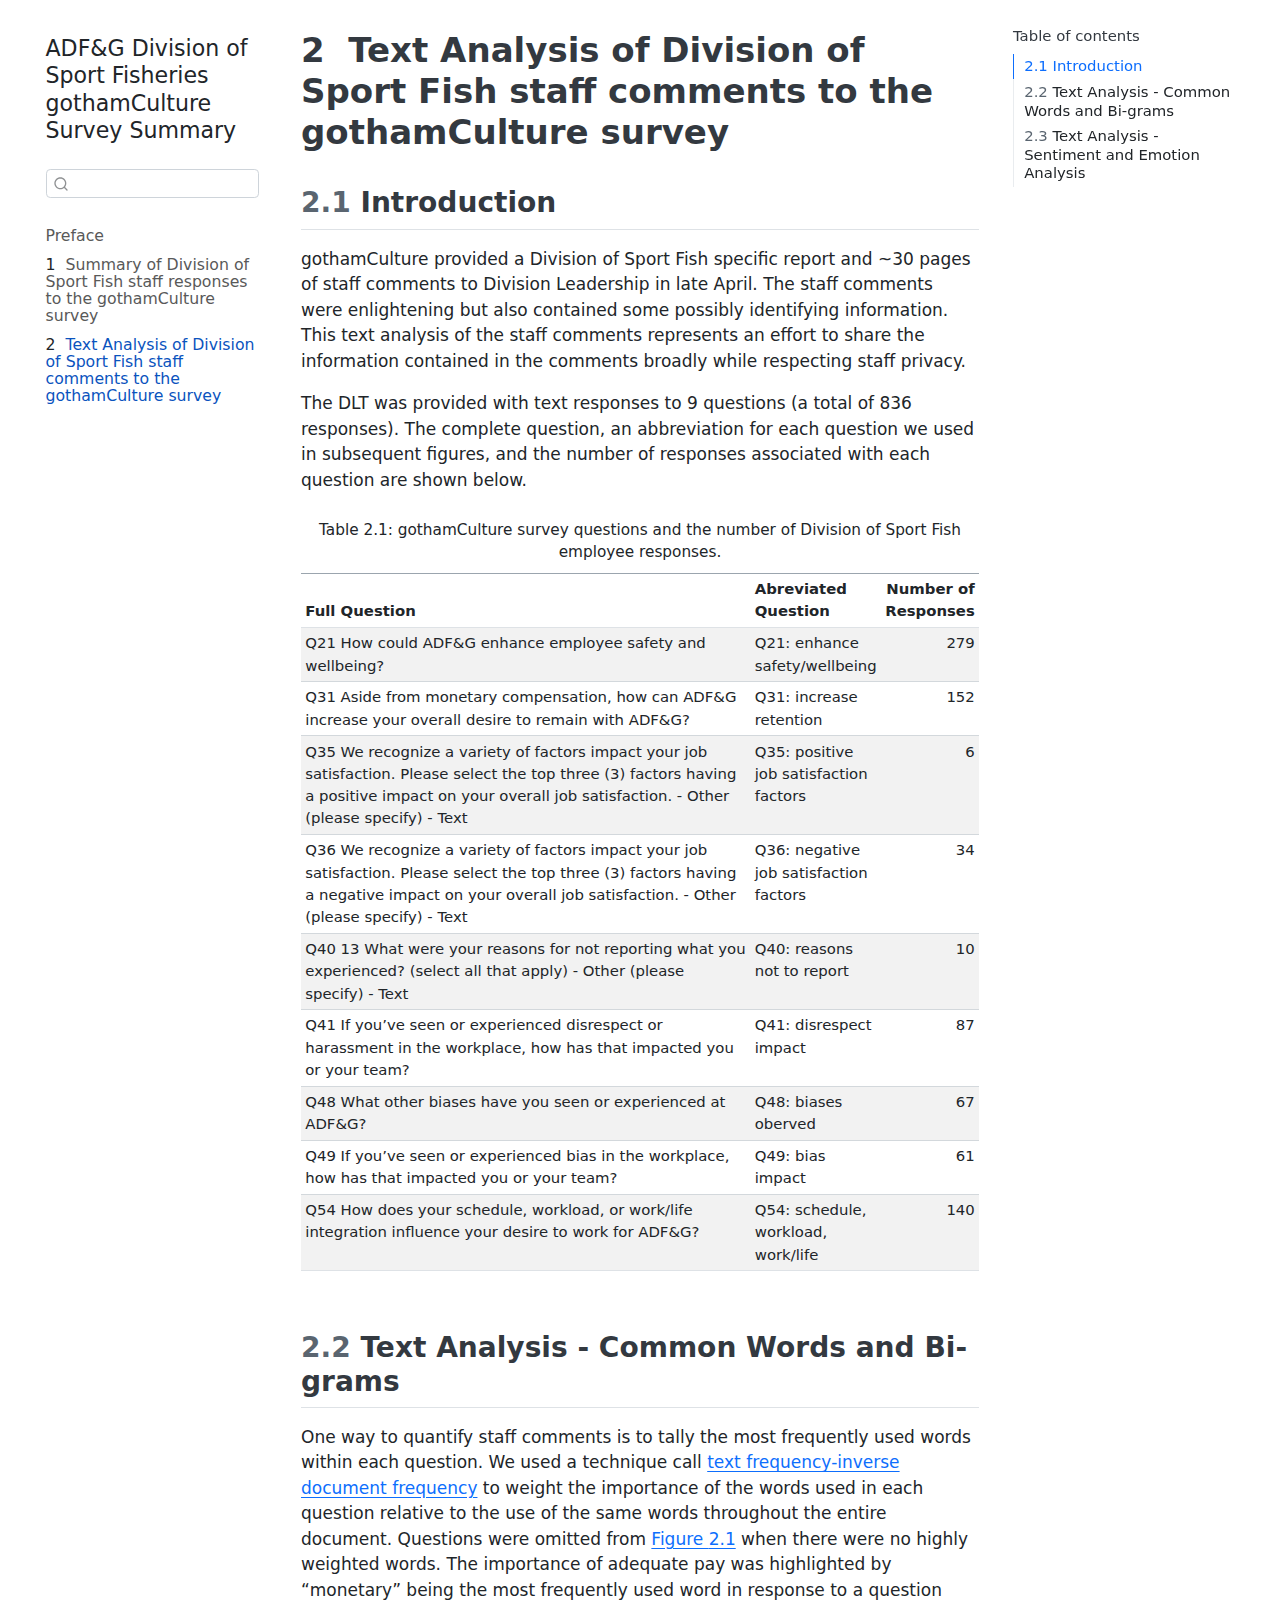
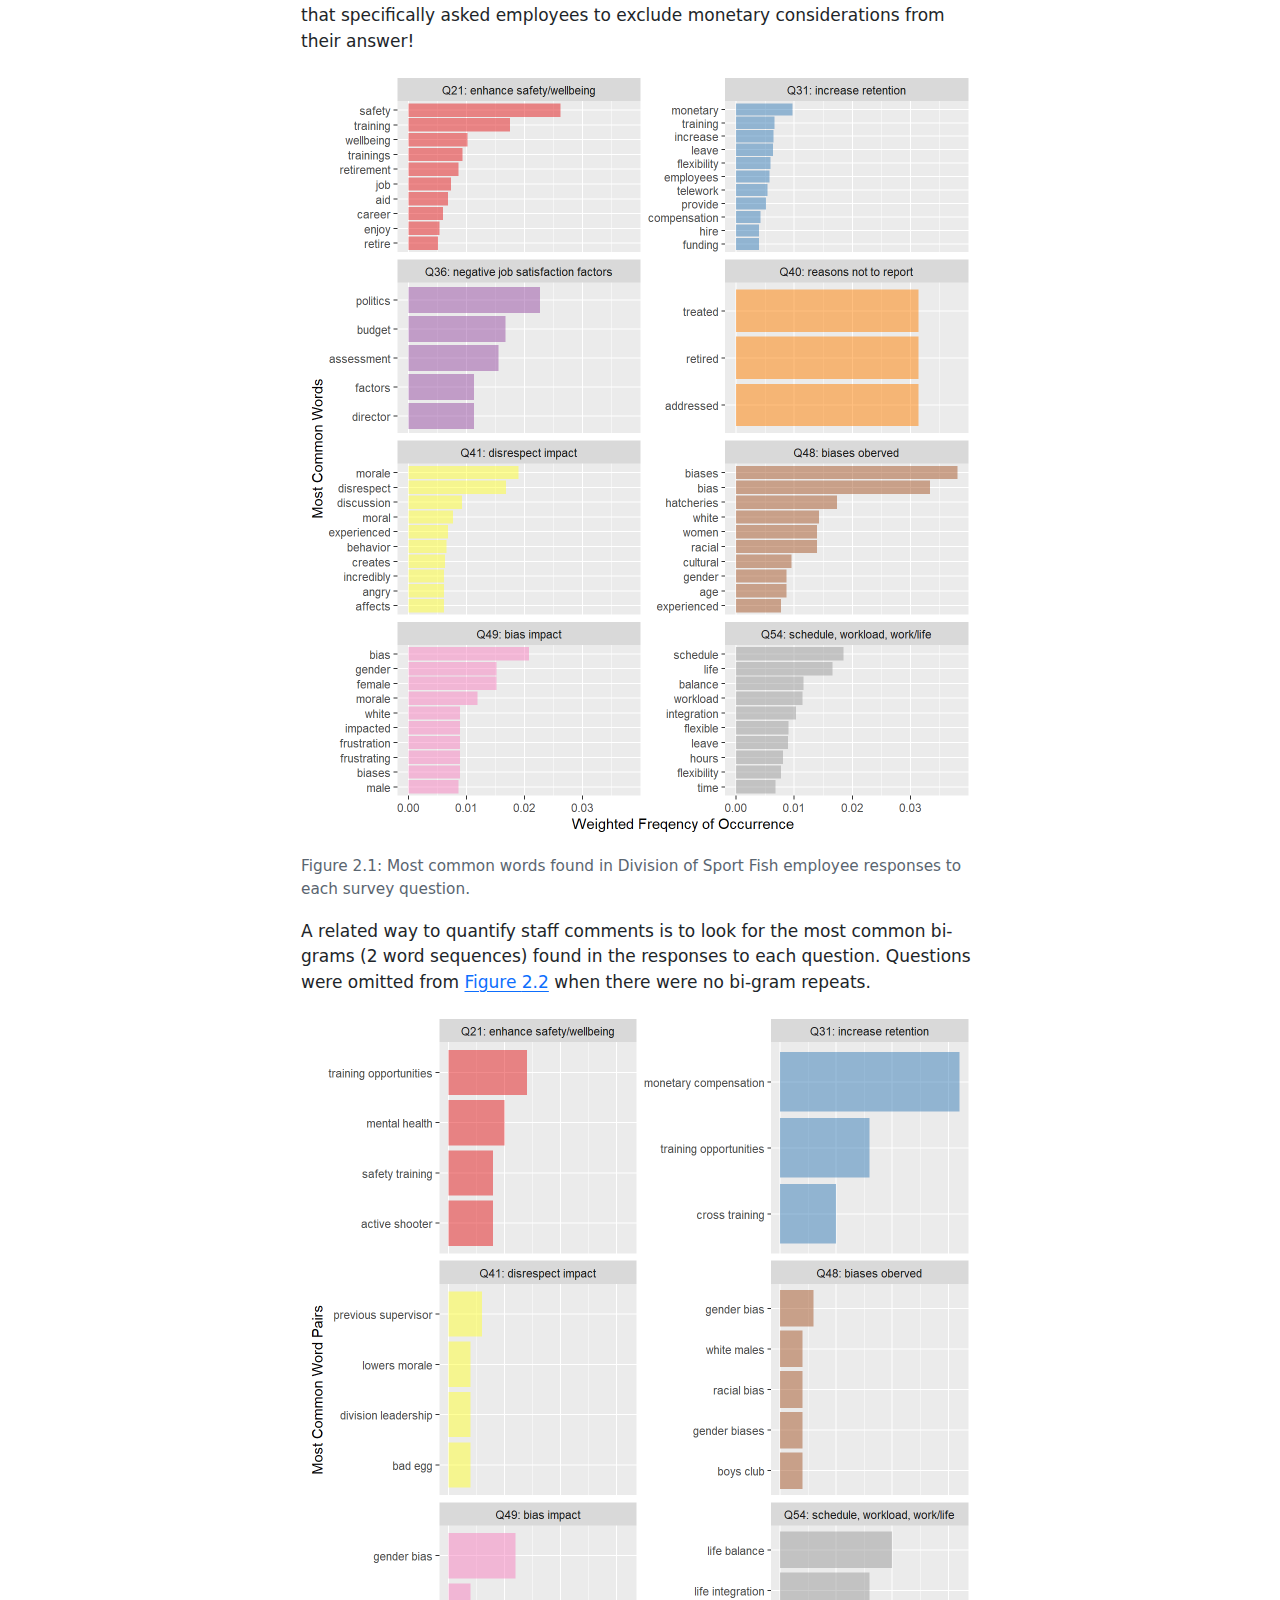
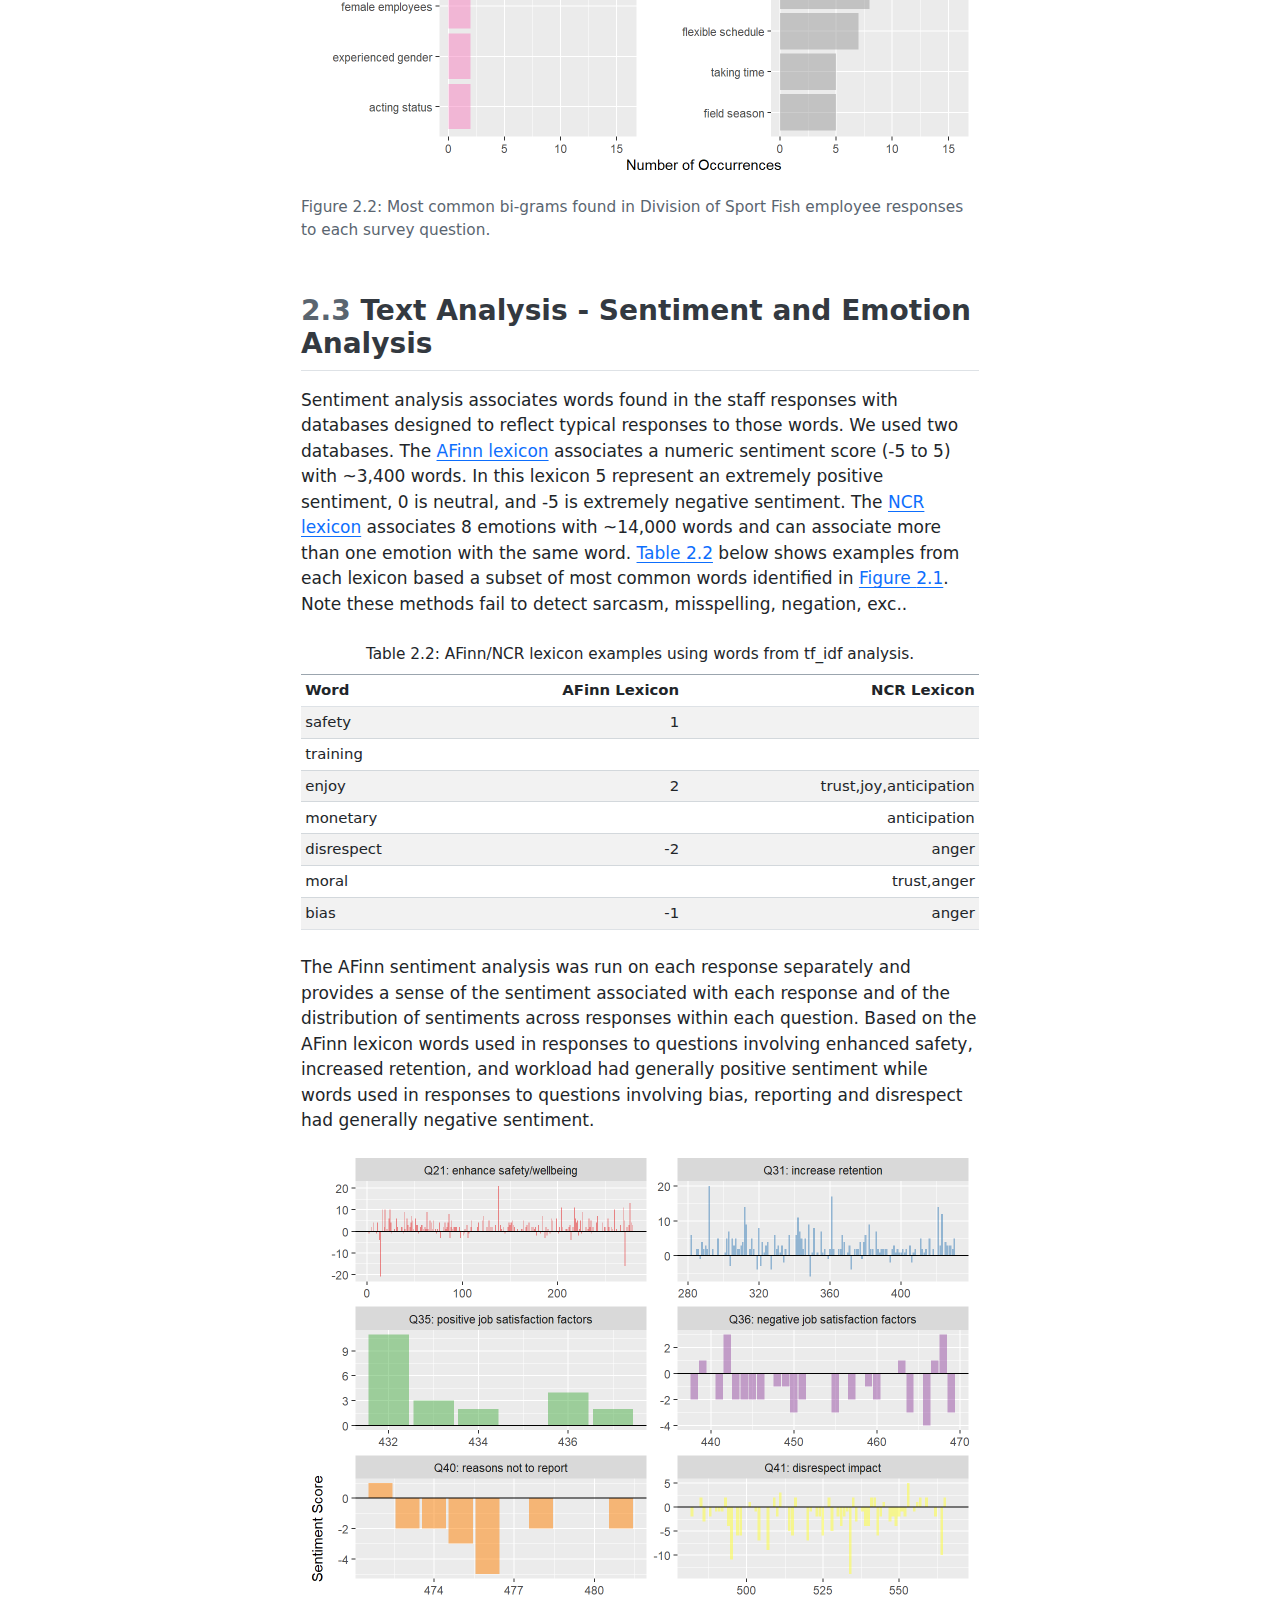
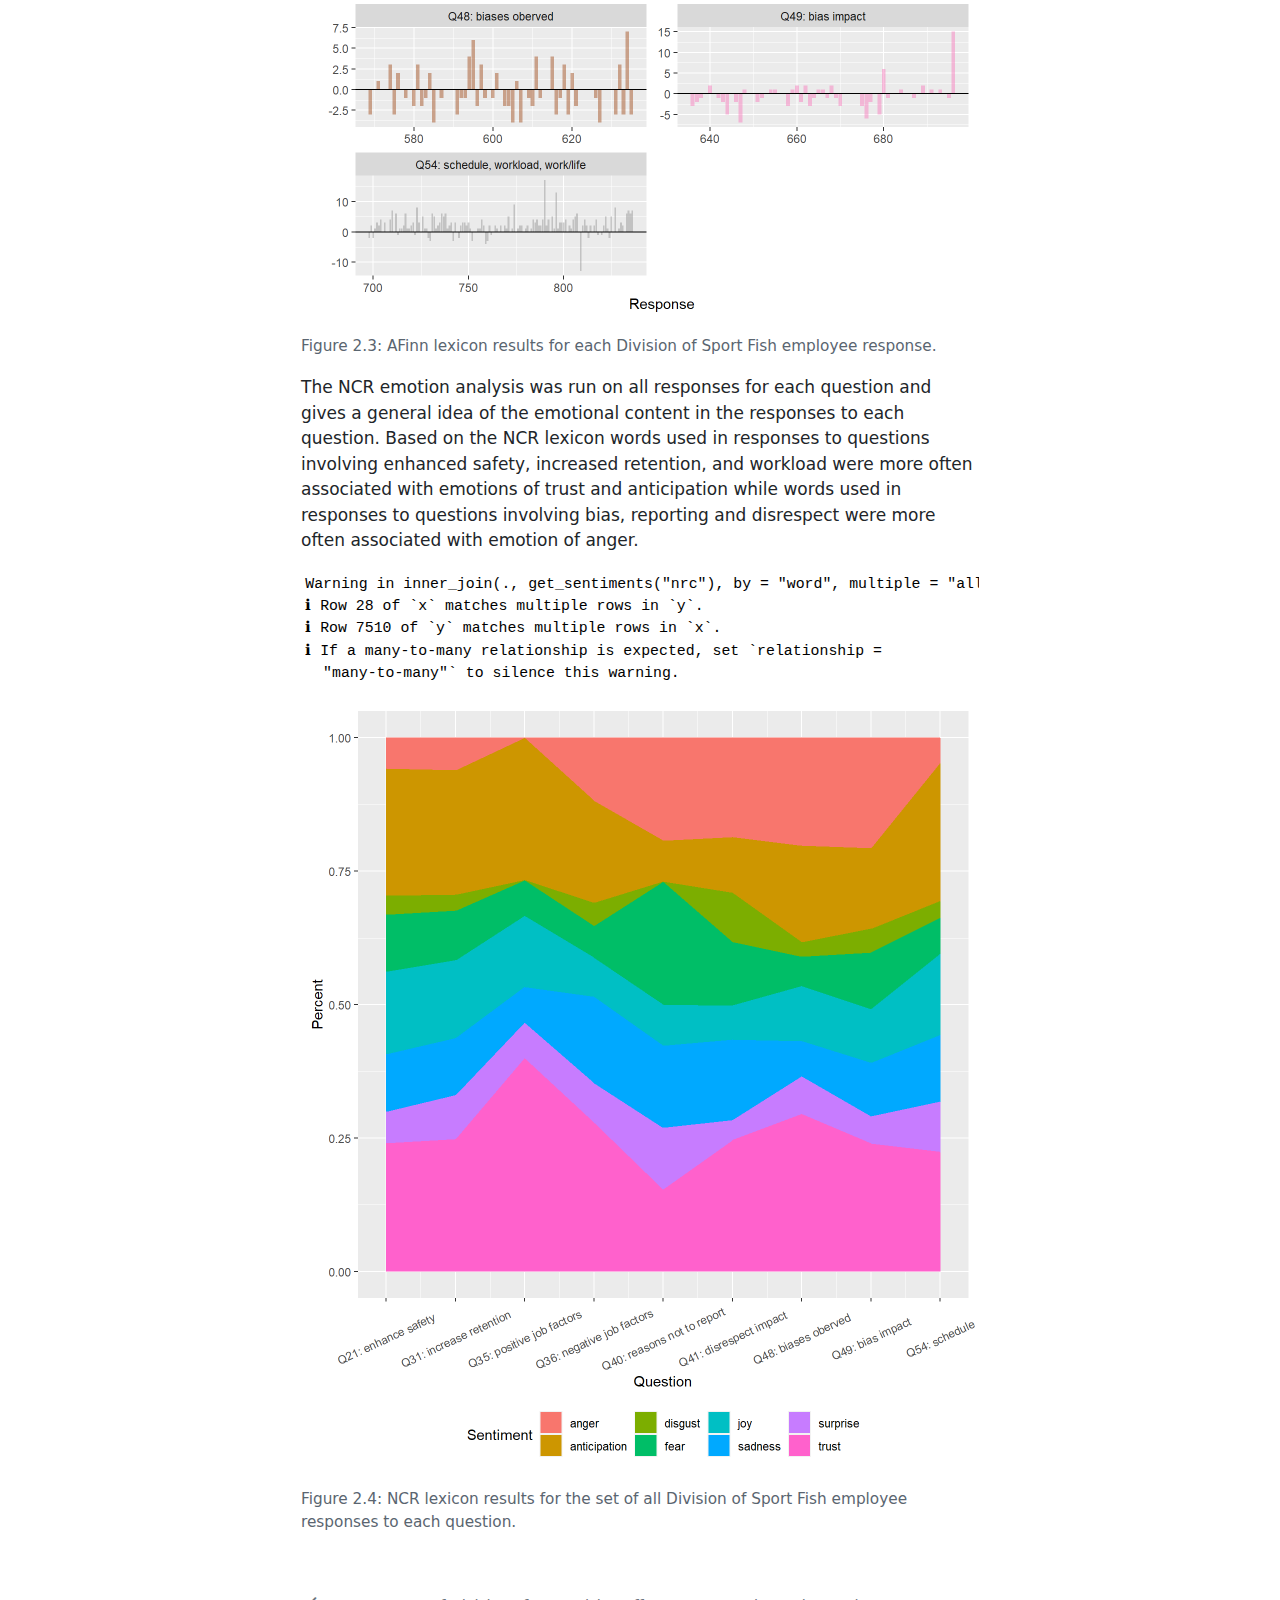
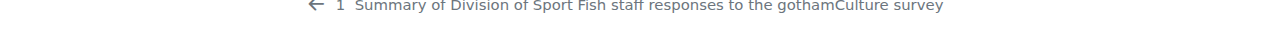
<file: docs/Text_Analysis.html>
<!DOCTYPE html>
<html xmlns="http://www.w3.org/1999/xhtml" lang="en" xml:lang="en"><head>

<meta charset="utf-8">
<meta name="generator" content="quarto-1.4.217">

<meta name="viewport" content="width=device-width, initial-scale=1.0, user-scalable=yes">


<title>ADF&amp;G Division of Sport Fisheries gothamCulture Survey Summary - 2&nbsp; Text Analysis of Division of Sport Fish staff comments to the gothamCulture survey</title>
<style>
code{white-space: pre-wrap;}
span.smallcaps{font-variant: small-caps;}
div.columns{display: flex; gap: min(4vw, 1.5em);}
div.column{flex: auto; overflow-x: auto;}
div.hanging-indent{margin-left: 1.5em; text-indent: -1.5em;}
ul.task-list{list-style: none;}
ul.task-list li input[type="checkbox"] {
  width: 0.8em;
  margin: 0 0.8em 0.2em -1em; /* quarto-specific, see https://github.com/quarto-dev/quarto-cli/issues/4556 */ 
  vertical-align: middle;
}
</style>


<script src="site_libs/quarto-nav/quarto-nav.js"></script>
<script src="site_libs/quarto-nav/headroom.min.js"></script>
<script src="site_libs/clipboard/clipboard.min.js"></script>
<script src="site_libs/quarto-search/autocomplete.umd.js"></script>
<script src="site_libs/quarto-search/fuse.min.js"></script>
<script src="site_libs/quarto-search/quarto-search.js"></script>
<meta name="quarto:offset" content="./">
<link href="./Survey_summary.html" rel="prev">
<script src="site_libs/quarto-html/quarto.js"></script>
<script src="site_libs/quarto-html/popper.min.js"></script>
<script src="site_libs/quarto-html/tippy.umd.min.js"></script>
<script src="site_libs/quarto-html/anchor.min.js"></script>
<link href="site_libs/quarto-html/tippy.css" rel="stylesheet">
<link href="site_libs/quarto-html/quarto-syntax-highlighting.css" rel="stylesheet" id="quarto-text-highlighting-styles">
<script src="site_libs/bootstrap/bootstrap.min.js"></script>
<link href="site_libs/bootstrap/bootstrap-icons.css" rel="stylesheet">
<link href="site_libs/bootstrap/bootstrap.min.css" rel="stylesheet" id="quarto-bootstrap" data-mode="light">
<script id="quarto-search-options" type="application/json">{
  "location": "sidebar",
  "copy-button": false,
  "collapse-after": 3,
  "panel-placement": "start",
  "type": "textbox",
  "limit": 20,
  "keyboard-shortcut": [
    "f",
    "/",
    "s"
  ],
  "language": {
    "search-no-results-text": "No results",
    "search-matching-documents-text": "matching documents",
    "search-copy-link-title": "Copy link to search",
    "search-hide-matches-text": "Hide additional matches",
    "search-more-match-text": "more match in this document",
    "search-more-matches-text": "more matches in this document",
    "search-clear-button-title": "Clear",
    "search-detached-cancel-button-title": "Cancel",
    "search-submit-button-title": "Submit",
    "search-label": "Search"
  }
}</script>


</head>

<body class="nav-sidebar floating">

<div id="quarto-search-results"></div>
  <header id="quarto-header" class="headroom fixed-top">
  <nav class="quarto-secondary-nav">
    <div class="container-fluid d-flex">
      <button type="button" class="quarto-btn-toggle btn" data-bs-toggle="collapse" data-bs-target="#quarto-sidebar,#quarto-sidebar-glass" aria-controls="quarto-sidebar" aria-expanded="false" aria-label="Toggle sidebar navigation" onclick="if (window.quartoToggleHeadroom) { window.quartoToggleHeadroom(); }">
        <i class="bi bi-layout-text-sidebar-reverse"></i>
      </button>
        <nav class="quarto-page-breadcrumbs" aria-label="breadcrumb"><ol class="breadcrumb"><li class="breadcrumb-item"><a href="./Text_Analysis.html"><span class="chapter-number">2</span>&nbsp; <span class="chapter-title">Text Analysis of Division of Sport Fish staff comments to the gothamCulture survey</span></a></li></ol></nav>
        <a class="flex-grow-1" role="button" data-bs-toggle="collapse" data-bs-target="#quarto-sidebar,#quarto-sidebar-glass" aria-controls="quarto-sidebar" aria-expanded="false" aria-label="Toggle sidebar navigation" onclick="if (window.quartoToggleHeadroom) { window.quartoToggleHeadroom(); }">      
        </a>
      <button type="button" class="btn quarto-search-button" aria-label="" onclick="window.quartoOpenSearch();">
        <i class="bi bi-search"></i>
      </button>
    </div>
  </nav>
</header>
<!-- content -->
<div id="quarto-content" class="quarto-container page-columns page-rows-contents page-layout-article">
<!-- sidebar -->
  <nav id="quarto-sidebar" class="sidebar collapse collapse-horizontal sidebar-navigation floating overflow-auto">
    <div class="pt-lg-2 mt-2 text-left sidebar-header">
    <div class="sidebar-title mb-0 py-0">
      <a href="./">ADF&amp;G Division of Sport Fisheries gothamCulture Survey Summary</a> 
    </div>
      </div>
        <div class="mt-2 flex-shrink-0 align-items-center">
        <div class="sidebar-search">
        <div id="quarto-search" class="" title="Search"></div>
        </div>
        </div>
    <div class="sidebar-menu-container"> 
    <ul class="list-unstyled mt-1">
        <li class="sidebar-item">
  <div class="sidebar-item-container"> 
  <a href="./index.html" class="sidebar-item-text sidebar-link">
 <span class="menu-text">Preface</span></a>
  </div>
</li>
        <li class="sidebar-item">
  <div class="sidebar-item-container"> 
  <a href="./Survey_summary.html" class="sidebar-item-text sidebar-link">
 <span class="menu-text"><span class="chapter-number">1</span>&nbsp; <span class="chapter-title">Summary of Division of Sport Fish staff responses to the gothamCulture survey</span></span></a>
  </div>
</li>
        <li class="sidebar-item">
  <div class="sidebar-item-container"> 
  <a href="./Text_Analysis.html" class="sidebar-item-text sidebar-link active">
 <span class="menu-text"><span class="chapter-number">2</span>&nbsp; <span class="chapter-title">Text Analysis of Division of Sport Fish staff comments to the gothamCulture survey</span></span></a>
  </div>
</li>
    </ul>
    </div>
</nav>
<div id="quarto-sidebar-glass" data-bs-toggle="collapse" data-bs-target="#quarto-sidebar,#quarto-sidebar-glass"></div>
<!-- margin-sidebar -->
    <div id="quarto-margin-sidebar" class="sidebar margin-sidebar">
        <nav id="TOC" role="doc-toc" class="toc-active">
    <h2 id="toc-title">Table of contents</h2>
   
  <ul>
  <li><a href="#introduction" id="toc-introduction" class="nav-link active" data-scroll-target="#introduction"><span class="header-section-number">2.1</span> Introduction</a></li>
  <li><a href="#text-analysis---common-words-and-bi-grams" id="toc-text-analysis---common-words-and-bi-grams" class="nav-link" data-scroll-target="#text-analysis---common-words-and-bi-grams"><span class="header-section-number">2.2</span> Text Analysis - Common Words and Bi-grams</a></li>
  <li><a href="#text-analysis---sentiment-and-emotion-analysis" id="toc-text-analysis---sentiment-and-emotion-analysis" class="nav-link" data-scroll-target="#text-analysis---sentiment-and-emotion-analysis"><span class="header-section-number">2.3</span> Text Analysis - Sentiment and Emotion Analysis</a></li>
  </ul>
</nav>
    </div>
<!-- main -->
<main class="content" id="quarto-document-content">

<header id="title-block-header" class="quarto-title-block default">
<div class="quarto-title">
<h1 class="title"><span id="sec-text" class="quarto-section-identifier"><span class="chapter-number">2</span>&nbsp; <span class="chapter-title">Text Analysis of Division of Sport Fish staff comments to the gothamCulture survey</span></span></h1>
</div>



<div class="quarto-title-meta">

    
  
    
  </div>
  

</header>

<section id="introduction" class="level2" data-number="2.1">
<h2 data-number="2.1" class="anchored" data-anchor-id="introduction"><span class="header-section-number">2.1</span> Introduction</h2>
<p>gothamCulture provided a Division of Sport Fish specific report and ~30 pages of staff comments to Division Leadership in late April. The staff comments were enlightening but also contained some possibly identifying information. This text analysis of the staff comments represents an effort to share the information contained in the comments broadly while respecting staff privacy.</p>
<p>The DLT was provided with text responses to 9 questions (a total of 836 responses). The complete question, an abbreviation for each question we used in subsequent figures, and the number of responses associated with each question are shown below.</p>
<div class="cell">
<div class="cell-output-display">
<div id="tbl-questions" class="anchored">
<table class="table table-sm table-striped small">
<caption>Table&nbsp;2.1: gothamCulture survey questions and the number of Division of Sport Fish employee responses.</caption>
<colgroup>
<col style="width: 77%">
<col style="width: 15%">
<col style="width: 7%">
</colgroup>
<thead>
<tr class="header">
<th style="text-align: left;">Full Question</th>
<th style="text-align: left;">Abreviated Question</th>
<th style="text-align: right;">Number of Responses</th>
</tr>
</thead>
<tbody>
<tr class="odd">
<td style="text-align: left;">Q21 How could ADF&amp;G enhance employee safety and wellbeing?</td>
<td style="text-align: left;">Q21: enhance safety/wellbeing</td>
<td style="text-align: right;">279</td>
</tr>
<tr class="even">
<td style="text-align: left;">Q31 Aside from monetary compensation, how can ADF&amp;G increase your overall desire to remain with ADF&amp;G?</td>
<td style="text-align: left;">Q31: increase retention</td>
<td style="text-align: right;">152</td>
</tr>
<tr class="odd">
<td style="text-align: left;">Q35 We recognize a variety of factors impact your job satisfaction. Please select the top three (3) factors having a positive impact on your overall job satisfaction. - Other (please specify) - Text</td>
<td style="text-align: left;">Q35: positive job satisfaction factors</td>
<td style="text-align: right;">6</td>
</tr>
<tr class="even">
<td style="text-align: left;">Q36 We recognize a variety of factors impact your job satisfaction. Please select the top three (3) factors having a negative impact on your overall job satisfaction. - Other (please specify) - Text</td>
<td style="text-align: left;">Q36: negative job satisfaction factors</td>
<td style="text-align: right;">34</td>
</tr>
<tr class="odd">
<td style="text-align: left;">Q40 13 What were your reasons for not reporting what you experienced? (select all that apply) - Other (please specify) - Text</td>
<td style="text-align: left;">Q40: reasons not to report</td>
<td style="text-align: right;">10</td>
</tr>
<tr class="even">
<td style="text-align: left;">Q41 If you’ve seen or experienced disrespect or harassment in the workplace, how has that impacted you or your team?</td>
<td style="text-align: left;">Q41: disrespect impact</td>
<td style="text-align: right;">87</td>
</tr>
<tr class="odd">
<td style="text-align: left;">Q48 What other biases have you seen or experienced at ADF&amp;G?</td>
<td style="text-align: left;">Q48: biases oberved</td>
<td style="text-align: right;">67</td>
</tr>
<tr class="even">
<td style="text-align: left;">Q49 If you’ve seen or experienced bias in the workplace, how has that impacted you or your team?</td>
<td style="text-align: left;">Q49: bias impact</td>
<td style="text-align: right;">61</td>
</tr>
<tr class="odd">
<td style="text-align: left;">Q54 How does your schedule, workload, or work/life integration influence your desire to work for ADF&amp;G?</td>
<td style="text-align: left;">Q54: schedule, workload, work/life</td>
<td style="text-align: right;">140</td>
</tr>
</tbody>
</table>
</div>
</div>
</div>
</section>
<section id="text-analysis---common-words-and-bi-grams" class="level2" data-number="2.2">
<h2 data-number="2.2" class="anchored" data-anchor-id="text-analysis---common-words-and-bi-grams"><span class="header-section-number">2.2</span> Text Analysis - Common Words and Bi-grams</h2>
<p>One way to quantify staff comments is to tally the most frequently used words within each question. We used a technique call <a href="https://en.wikipedia.org/wiki/Tf%E2%80%93idf">text frequency-inverse document frequency</a> to weight the importance of the words used in each question relative to the use of the same words throughout the entire document. Questions were omitted from <a href="#fig-words" class="quarto-xref">Figure&nbsp;<span>2.1</span></a> when there were no highly weighted words. The importance of adequate pay was highlighted by “monetary” being the most frequently used word in response to a question that specifically asked employees to exclude monetary considerations from their answer!</p>
<div class="cell">
<div class="cell-output-display">
<div id="fig-words" class="quarto-figure quarto-figure-center anchored">
<figure class="figure">
<p><img src="Text_Analysis_files/figure-html/fig-words-1.png" class="img-fluid figure-img" width="672"></p>
<figcaption class="figure-caption">Figure&nbsp;2.1: Most common words found in Division of Sport Fish employee responses to each survey question.</figcaption>
</figure>
</div>
</div>
</div>
<p>A related way to quantify staff comments is to look for the most common bi-grams (2 word sequences) found in the responses to each question. Questions were omitted from <a href="#fig-wordpairs" class="quarto-xref">Figure&nbsp;<span>2.2</span></a> when there were no bi-gram repeats.</p>
<div class="cell">
<div class="cell-output-display">
<div id="fig-wordpairs" class="quarto-figure quarto-figure-center anchored">
<figure class="figure">
<p><img src="Text_Analysis_files/figure-html/fig-wordpairs-1.png" class="img-fluid figure-img" width="672"></p>
<figcaption class="figure-caption">Figure&nbsp;2.2: Most common bi-grams found in Division of Sport Fish employee responses to each survey question.</figcaption>
</figure>
</div>
</div>
</div>
</section>
<section id="text-analysis---sentiment-and-emotion-analysis" class="level2" data-number="2.3">
<h2 data-number="2.3" class="anchored" data-anchor-id="text-analysis---sentiment-and-emotion-analysis"><span class="header-section-number">2.3</span> Text Analysis - Sentiment and Emotion Analysis</h2>
<p>Sentiment analysis associates words found in the staff responses with databases designed to reflect typical responses to those words. We used two databases. The <a href="http://www2.imm.dtu.dk/pubdb/edoc/imm6006.pdf">AFinn lexicon</a> associates a numeric sentiment score (-5 to 5) with ~3,400 words. In this lexicon 5 represent an extremely positive sentiment, 0 is neutral, and -5 is extremely negative sentiment. The <a href="http://www.saifmohammad.com/WebPages/NRC-Emotion-Lexicon.htm">NCR lexicon</a> associates 8 emotions with ~14,000 words and can associate more than one emotion with the same word. <a href="#tbl-lexicon" class="quarto-xref">Table&nbsp;<span>2.2</span></a> below shows examples from each lexicon based a subset of most common words identified in <a href="#fig-words" class="quarto-xref">Figure&nbsp;<span>2.1</span></a>. Note these methods fail to detect sarcasm, misspelling, negation, exc..</p>
<div class="cell">
<div class="cell-output-display">
<div id="tbl-lexicon" class="anchored">
<table class="table table-sm table-striped small">
<caption>Table&nbsp;2.2: AFinn/NCR lexicon examples using words from tf_idf analysis.</caption>
<thead>
<tr class="header">
<th style="text-align: left;">Word</th>
<th style="text-align: right;">AFinn Lexicon</th>
<th style="text-align: right;">NCR Lexicon</th>
</tr>
</thead>
<tbody>
<tr class="odd">
<td style="text-align: left;">safety</td>
<td style="text-align: right;">1</td>
<td style="text-align: right;"></td>
</tr>
<tr class="even">
<td style="text-align: left;">training</td>
<td style="text-align: right;"></td>
<td style="text-align: right;"></td>
</tr>
<tr class="odd">
<td style="text-align: left;">enjoy</td>
<td style="text-align: right;">2</td>
<td style="text-align: right;">trust,joy,anticipation</td>
</tr>
<tr class="even">
<td style="text-align: left;">monetary</td>
<td style="text-align: right;"></td>
<td style="text-align: right;">anticipation</td>
</tr>
<tr class="odd">
<td style="text-align: left;">disrespect</td>
<td style="text-align: right;">-2</td>
<td style="text-align: right;">anger</td>
</tr>
<tr class="even">
<td style="text-align: left;">moral</td>
<td style="text-align: right;"></td>
<td style="text-align: right;">trust,anger</td>
</tr>
<tr class="odd">
<td style="text-align: left;">bias</td>
<td style="text-align: right;">-1</td>
<td style="text-align: right;">anger</td>
</tr>
</tbody>
</table>
</div>
</div>
</div>
<p>The AFinn sentiment analysis was run on each response separately and provides a sense of the sentiment associated with each response and of the distribution of sentiments across responses within each question. Based on the AFinn lexicon words used in responses to questions involving enhanced safety, increased retention, and workload had generally positive sentiment while words used in responses to questions involving bias, reporting and disrespect had generally negative sentiment.</p>
<div class="cell">
<div class="cell-output-display">
<div id="fig-afinn" class="quarto-figure quarto-figure-center anchored">
<figure class="figure">
<p><img src="Text_Analysis_files/figure-html/fig-afinn-1.png" class="img-fluid figure-img" width="672"></p>
<figcaption class="figure-caption">Figure&nbsp;2.3: AFinn lexicon results for each Division of Sport Fish employee response.</figcaption>
</figure>
</div>
</div>
</div>
<p>The NCR emotion analysis was run on all responses for each question and gives a general idea of the emotional content in the responses to each question. Based on the NCR lexicon words used in responses to questions involving enhanced safety, increased retention, and workload were more often associated with emotions of trust and anticipation while words used in responses to questions involving bias, reporting and disrespect were more often associated with emotion of anger.</p>
<div class="cell">
<div class="cell-output cell-output-stderr">
<pre><code>Warning in inner_join(., get_sentiments("nrc"), by = "word", multiple = "all"): Detected an unexpected many-to-many relationship between `x` and `y`.
ℹ Row 28 of `x` matches multiple rows in `y`.
ℹ Row 7510 of `y` matches multiple rows in `x`.
ℹ If a many-to-many relationship is expected, set `relationship =
  "many-to-many"` to silence this warning.</code></pre>
</div>
<div class="cell-output-display">
<div id="fig-wordspairs" class="quarto-figure quarto-figure-center anchored">
<figure class="figure">
<p><img src="Text_Analysis_files/figure-html/fig-wordspairs-1.png" class="img-fluid figure-img" width="672"></p>
<figcaption class="figure-caption">Figure&nbsp;2.4: NCR lexicon results for the set of all Division of Sport Fish employee responses to each question.</figcaption>
</figure>
</div>
</div>
</div>


</section>

</main> <!-- /main -->
<script id="quarto-html-after-body" type="application/javascript">
window.document.addEventListener("DOMContentLoaded", function (event) {
  const toggleBodyColorMode = (bsSheetEl) => {
    const mode = bsSheetEl.getAttribute("data-mode");
    const bodyEl = window.document.querySelector("body");
    if (mode === "dark") {
      bodyEl.classList.add("quarto-dark");
      bodyEl.classList.remove("quarto-light");
    } else {
      bodyEl.classList.add("quarto-light");
      bodyEl.classList.remove("quarto-dark");
    }
  }
  const toggleBodyColorPrimary = () => {
    const bsSheetEl = window.document.querySelector("link#quarto-bootstrap");
    if (bsSheetEl) {
      toggleBodyColorMode(bsSheetEl);
    }
  }
  toggleBodyColorPrimary();  
  const icon = "";
  const anchorJS = new window.AnchorJS();
  anchorJS.options = {
    placement: 'right',
    icon: icon
  };
  anchorJS.add('.anchored');
  const isCodeAnnotation = (el) => {
    for (const clz of el.classList) {
      if (clz.startsWith('code-annotation-')) {                     
        return true;
      }
    }
    return false;
  }
  const clipboard = new window.ClipboardJS('.code-copy-button', {
    text: function(trigger) {
      const codeEl = trigger.previousElementSibling.cloneNode(true);
      for (const childEl of codeEl.children) {
        if (isCodeAnnotation(childEl)) {
          childEl.remove();
        }
      }
      return codeEl.innerText;
    }
  });
  clipboard.on('success', function(e) {
    // button target
    const button = e.trigger;
    // don't keep focus
    button.blur();
    // flash "checked"
    button.classList.add('code-copy-button-checked');
    var currentTitle = button.getAttribute("title");
    button.setAttribute("title", "Copied!");
    let tooltip;
    if (window.bootstrap) {
      button.setAttribute("data-bs-toggle", "tooltip");
      button.setAttribute("data-bs-placement", "left");
      button.setAttribute("data-bs-title", "Copied!");
      tooltip = new bootstrap.Tooltip(button, 
        { trigger: "manual", 
          customClass: "code-copy-button-tooltip",
          offset: [0, -8]});
      tooltip.show();    
    }
    setTimeout(function() {
      if (tooltip) {
        tooltip.hide();
        button.removeAttribute("data-bs-title");
        button.removeAttribute("data-bs-toggle");
        button.removeAttribute("data-bs-placement");
      }
      button.setAttribute("title", currentTitle);
      button.classList.remove('code-copy-button-checked');
    }, 1000);
    // clear code selection
    e.clearSelection();
  });
  function tippyHover(el, contentFn, onTriggerFn, onUntriggerFn) {
    const config = {
      allowHTML: true,
      maxWidth: 500,
      delay: 100,
      arrow: false,
      appendTo: function(el) {
          return el.parentElement;
      },
      interactive: true,
      interactiveBorder: 10,
      theme: 'quarto',
      placement: 'bottom-start',
    };
    if (contentFn) {
      config.content = contentFn;
    }
    if (onTriggerFn) {
      config.onTrigger = onTriggerFn;
    }
    if (onUntriggerFn) {
      config.onUntrigger = onUntriggerFn;
    }
    window.tippy(el, config); 
  }
  const noterefs = window.document.querySelectorAll('a[role="doc-noteref"]');
  for (var i=0; i<noterefs.length; i++) {
    const ref = noterefs[i];
    tippyHover(ref, function() {
      // use id or data attribute instead here
      let href = ref.getAttribute('data-footnote-href') || ref.getAttribute('href');
      try { href = new URL(href).hash; } catch {}
      const id = href.replace(/^#\/?/, "");
      const note = window.document.getElementById(id);
      return note.innerHTML;
    });
  }
  const xrefs = window.document.querySelectorAll('a.quarto-xref');
  const processXRef = (id, note) => {
    if (id.startsWith('sec-')) {
      // Special case sections, only their first couple elements
      const container = document.createElement("div");
      if (note.children && note.children.length > 2) {
        for (let i = 0; i < 2; i++) {
          container.appendChild(note.children[i].cloneNode(true));
        }
        return container.innerHTML
      } else {
        return note.innerHTML;
      }
    } else {
      return note.innerHTML;
    }
  }
  for (var i=0; i<xrefs.length; i++) {
    const xref = xrefs[i];
    tippyHover(xref, undefined, function(instance) {
      instance.disable();
      let url = xref.getAttribute('href');
      let hash = undefined; 
      try { hash = new URL(url).hash; } catch {}
      const id = hash.replace(/^#\/?/, "");
      const note = window.document.getElementById(id);
      if (note !== null) {
        try {
          const html = processXRef(id, note);
          instance.setContent(html);
        } finally {
          instance.enable();
          instance.show();
        }
      } else {
        // See if we can fetch this
        fetch(url.split('#')[0])
        .then(res => res.text())
        .then(html => {
          const parser = new DOMParser();
          const htmlDoc = parser.parseFromString(html, "text/html");
          const note = htmlDoc.getElementById(id);
          if (note !== null) {
            const html = processXRef(id, note);
            instance.setContent(html);
          } 
        }).finally(() => {
          instance.enable();
          instance.show();
        });
      }
    }, function(instance) {
    });
  }
      let selectedAnnoteEl;
      const selectorForAnnotation = ( cell, annotation) => {
        let cellAttr = 'data-code-cell="' + cell + '"';
        let lineAttr = 'data-code-annotation="' +  annotation + '"';
        const selector = 'span[' + cellAttr + '][' + lineAttr + ']';
        return selector;
      }
      const selectCodeLines = (annoteEl) => {
        const doc = window.document;
        const targetCell = annoteEl.getAttribute("data-target-cell");
        const targetAnnotation = annoteEl.getAttribute("data-target-annotation");
        const annoteSpan = window.document.querySelector(selectorForAnnotation(targetCell, targetAnnotation));
        const lines = annoteSpan.getAttribute("data-code-lines").split(",");
        const lineIds = lines.map((line) => {
          return targetCell + "-" + line;
        })
        let top = null;
        let height = null;
        let parent = null;
        if (lineIds.length > 0) {
            //compute the position of the single el (top and bottom and make a div)
            const el = window.document.getElementById(lineIds[0]);
            top = el.offsetTop;
            height = el.offsetHeight;
            parent = el.parentElement.parentElement;
          if (lineIds.length > 1) {
            const lastEl = window.document.getElementById(lineIds[lineIds.length - 1]);
            const bottom = lastEl.offsetTop + lastEl.offsetHeight;
            height = bottom - top;
          }
          if (top !== null && height !== null && parent !== null) {
            // cook up a div (if necessary) and position it 
            let div = window.document.getElementById("code-annotation-line-highlight");
            if (div === null) {
              div = window.document.createElement("div");
              div.setAttribute("id", "code-annotation-line-highlight");
              div.style.position = 'absolute';
              parent.appendChild(div);
            }
            div.style.top = top - 2 + "px";
            div.style.height = height + 4 + "px";
            div.style.left = 0;
            let gutterDiv = window.document.getElementById("code-annotation-line-highlight-gutter");
            if (gutterDiv === null) {
              gutterDiv = window.document.createElement("div");
              gutterDiv.setAttribute("id", "code-annotation-line-highlight-gutter");
              gutterDiv.style.position = 'absolute';
              const codeCell = window.document.getElementById(targetCell);
              const gutter = codeCell.querySelector('.code-annotation-gutter');
              gutter.appendChild(gutterDiv);
            }
            gutterDiv.style.top = top - 2 + "px";
            gutterDiv.style.height = height + 4 + "px";
          }
          selectedAnnoteEl = annoteEl;
        }
      };
      const unselectCodeLines = () => {
        const elementsIds = ["code-annotation-line-highlight", "code-annotation-line-highlight-gutter"];
        elementsIds.forEach((elId) => {
          const div = window.document.getElementById(elId);
          if (div) {
            div.remove();
          }
        });
        selectedAnnoteEl = undefined;
      };
      // Attach click handler to the DT
      const annoteDls = window.document.querySelectorAll('dt[data-target-cell]');
      for (const annoteDlNode of annoteDls) {
        annoteDlNode.addEventListener('click', (event) => {
          const clickedEl = event.target;
          if (clickedEl !== selectedAnnoteEl) {
            unselectCodeLines();
            const activeEl = window.document.querySelector('dt[data-target-cell].code-annotation-active');
            if (activeEl) {
              activeEl.classList.remove('code-annotation-active');
            }
            selectCodeLines(clickedEl);
            clickedEl.classList.add('code-annotation-active');
          } else {
            // Unselect the line
            unselectCodeLines();
            clickedEl.classList.remove('code-annotation-active');
          }
        });
      }
  const findCites = (el) => {
    const parentEl = el.parentElement;
    if (parentEl) {
      const cites = parentEl.dataset.cites;
      if (cites) {
        return {
          el,
          cites: cites.split(' ')
        };
      } else {
        return findCites(el.parentElement)
      }
    } else {
      return undefined;
    }
  };
  var bibliorefs = window.document.querySelectorAll('a[role="doc-biblioref"]');
  for (var i=0; i<bibliorefs.length; i++) {
    const ref = bibliorefs[i];
    const citeInfo = findCites(ref);
    if (citeInfo) {
      tippyHover(citeInfo.el, function() {
        var popup = window.document.createElement('div');
        citeInfo.cites.forEach(function(cite) {
          var citeDiv = window.document.createElement('div');
          citeDiv.classList.add('hanging-indent');
          citeDiv.classList.add('csl-entry');
          var biblioDiv = window.document.getElementById('ref-' + cite);
          if (biblioDiv) {
            citeDiv.innerHTML = biblioDiv.innerHTML;
          }
          popup.appendChild(citeDiv);
        });
        return popup.innerHTML;
      });
    }
  }
});
</script>
<nav class="page-navigation">
  <div class="nav-page nav-page-previous">
      <a href="./Survey_summary.html" class="pagination-link">
        <i class="bi bi-arrow-left-short"></i> <span class="nav-page-text"><span class="chapter-number">1</span>&nbsp; <span class="chapter-title">Summary of Division of Sport Fish staff responses to the gothamCulture survey</span></span>
      </a>          
  </div>
  <div class="nav-page nav-page-next">
  </div>
</nav>
</div> <!-- /content -->




</body></html>
</file>
<file: docs/site_libs/quarto-html/tippy.css>
.tippy-box[data-animation=fade][data-state=hidden]{opacity:0}[data-tippy-root]{max-width:calc(100vw - 10px)}.tippy-box{position:relative;background-color:#333;color:#fff;border-radius:4px;font-size:14px;line-height:1.4;white-space:normal;outline:0;transition-property:transform,visibility,opacity}.tippy-box[data-placement^=top]>.tippy-arrow{bottom:0}.tippy-box[data-placement^=top]>.tippy-arrow:before{bottom:-7px;left:0;border-width:8px 8px 0;border-top-color:initial;transform-origin:center top}.tippy-box[data-placement^=bottom]>.tippy-arrow{top:0}.tippy-box[data-placement^=bottom]>.tippy-arrow:before{top:-7px;left:0;border-width:0 8px 8px;border-bottom-color:initial;transform-origin:center bottom}.tippy-box[data-placement^=left]>.tippy-arrow{right:0}.tippy-box[data-placement^=left]>.tippy-arrow:before{border-width:8px 0 8px 8px;border-left-color:initial;right:-7px;transform-origin:center left}.tippy-box[data-placement^=right]>.tippy-arrow{left:0}.tippy-box[data-placement^=right]>.tippy-arrow:before{left:-7px;border-width:8px 8px 8px 0;border-right-color:initial;transform-origin:center right}.tippy-box[data-inertia][data-state=visible]{transition-timing-function:cubic-bezier(.54,1.5,.38,1.11)}.tippy-arrow{width:16px;height:16px;color:#333}.tippy-arrow:before{content:"";position:absolute;border-color:transparent;border-style:solid}.tippy-content{position:relative;padding:5px 9px;z-index:1}
</file>
<file: docs/site_libs/quarto-html/quarto-syntax-highlighting.css>
/* quarto syntax highlight colors */
:root {
  --quarto-hl-ot-color: #003B4F;
  --quarto-hl-at-color: #657422;
  --quarto-hl-ss-color: #20794D;
  --quarto-hl-an-color: #5E5E5E;
  --quarto-hl-fu-color: #4758AB;
  --quarto-hl-st-color: #20794D;
  --quarto-hl-cf-color: #003B4F;
  --quarto-hl-op-color: #5E5E5E;
  --quarto-hl-er-color: #AD0000;
  --quarto-hl-bn-color: #AD0000;
  --quarto-hl-al-color: #AD0000;
  --quarto-hl-va-color: #111111;
  --quarto-hl-bu-color: inherit;
  --quarto-hl-ex-color: inherit;
  --quarto-hl-pp-color: #AD0000;
  --quarto-hl-in-color: #5E5E5E;
  --quarto-hl-vs-color: #20794D;
  --quarto-hl-wa-color: #5E5E5E;
  --quarto-hl-do-color: #5E5E5E;
  --quarto-hl-im-color: #00769E;
  --quarto-hl-ch-color: #20794D;
  --quarto-hl-dt-color: #AD0000;
  --quarto-hl-fl-color: #AD0000;
  --quarto-hl-co-color: #5E5E5E;
  --quarto-hl-cv-color: #5E5E5E;
  --quarto-hl-cn-color: #8f5902;
  --quarto-hl-sc-color: #5E5E5E;
  --quarto-hl-dv-color: #AD0000;
  --quarto-hl-kw-color: #003B4F;
}

/* other quarto variables */
:root {
  --quarto-font-monospace: SFMono-Regular, Menlo, Monaco, Consolas, "Liberation Mono", "Courier New", monospace;
}

pre > code.sourceCode > span {
  color: #003B4F;
}

code span {
  color: #003B4F;
}

code.sourceCode > span {
  color: #003B4F;
}

div.sourceCode,
div.sourceCode pre.sourceCode {
  color: #003B4F;
}

code span.ot {
  color: #003B4F;
  font-style: inherit;
}

code span.at {
  color: #657422;
  font-style: inherit;
}

code span.ss {
  color: #20794D;
  font-style: inherit;
}

code span.an {
  color: #5E5E5E;
  font-style: inherit;
}

code span.fu {
  color: #4758AB;
  font-style: inherit;
}

code span.st {
  color: #20794D;
  font-style: inherit;
}

code span.cf {
  color: #003B4F;
  font-style: inherit;
}

code span.op {
  color: #5E5E5E;
  font-style: inherit;
}

code span.er {
  color: #AD0000;
  font-style: inherit;
}

code span.bn {
  color: #AD0000;
  font-style: inherit;
}

code span.al {
  color: #AD0000;
  font-style: inherit;
}

code span.va {
  color: #111111;
  font-style: inherit;
}

code span.bu {
  font-style: inherit;
}

code span.ex {
  font-style: inherit;
}

code span.pp {
  color: #AD0000;
  font-style: inherit;
}

code span.in {
  color: #5E5E5E;
  font-style: inherit;
}

code span.vs {
  color: #20794D;
  font-style: inherit;
}

code span.wa {
  color: #5E5E5E;
  font-style: italic;
}

code span.do {
  color: #5E5E5E;
  font-style: italic;
}

code span.im {
  color: #00769E;
  font-style: inherit;
}

code span.ch {
  color: #20794D;
  font-style: inherit;
}

code span.dt {
  color: #AD0000;
  font-style: inherit;
}

code span.fl {
  color: #AD0000;
  font-style: inherit;
}

code span.co {
  color: #5E5E5E;
  font-style: inherit;
}

code span.cv {
  color: #5E5E5E;
  font-style: italic;
}

code span.cn {
  color: #8f5902;
  font-style: inherit;
}

code span.sc {
  color: #5E5E5E;
  font-style: inherit;
}

code span.dv {
  color: #AD0000;
  font-style: inherit;
}

code span.kw {
  color: #003B4F;
  font-style: inherit;
}

.prevent-inlining {
  content: "</";
}

/*# sourceMappingURL=debc5d5d77c3f9108843748ff7464032.css.map */
</file>
